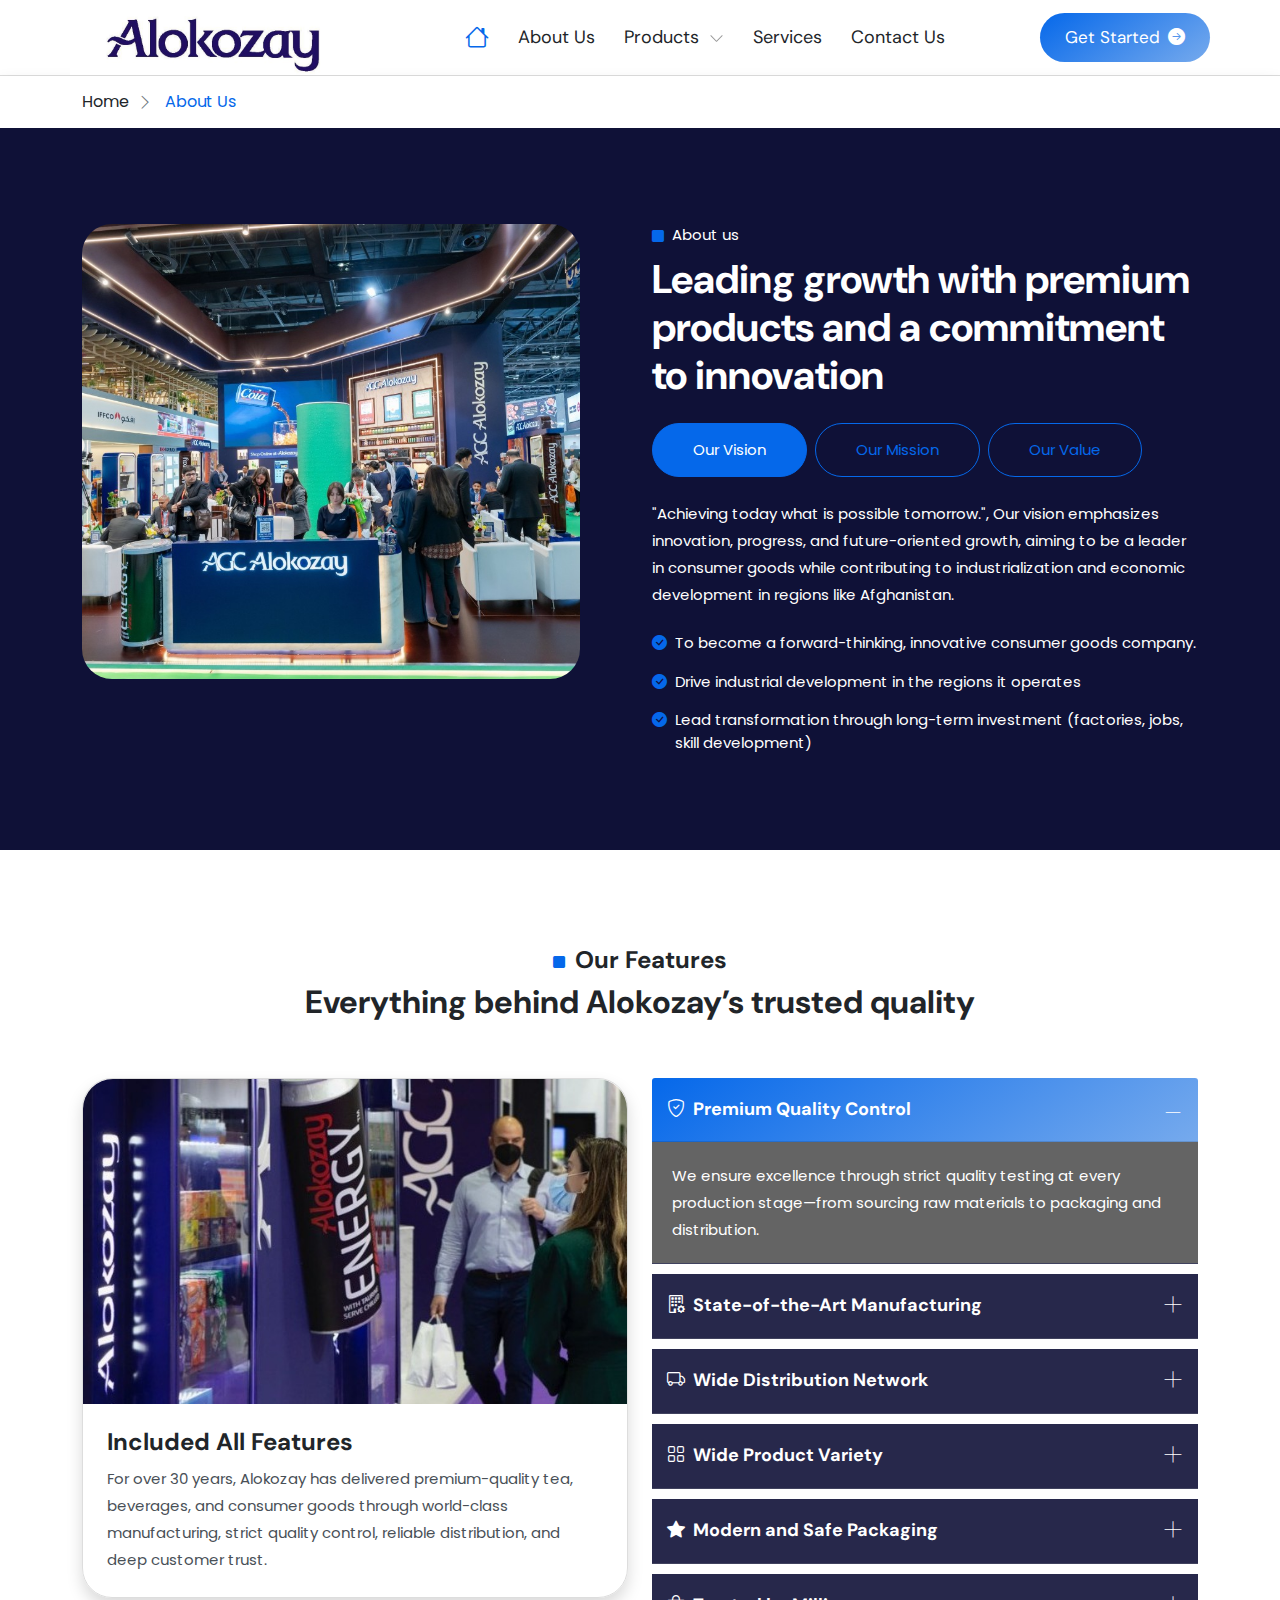
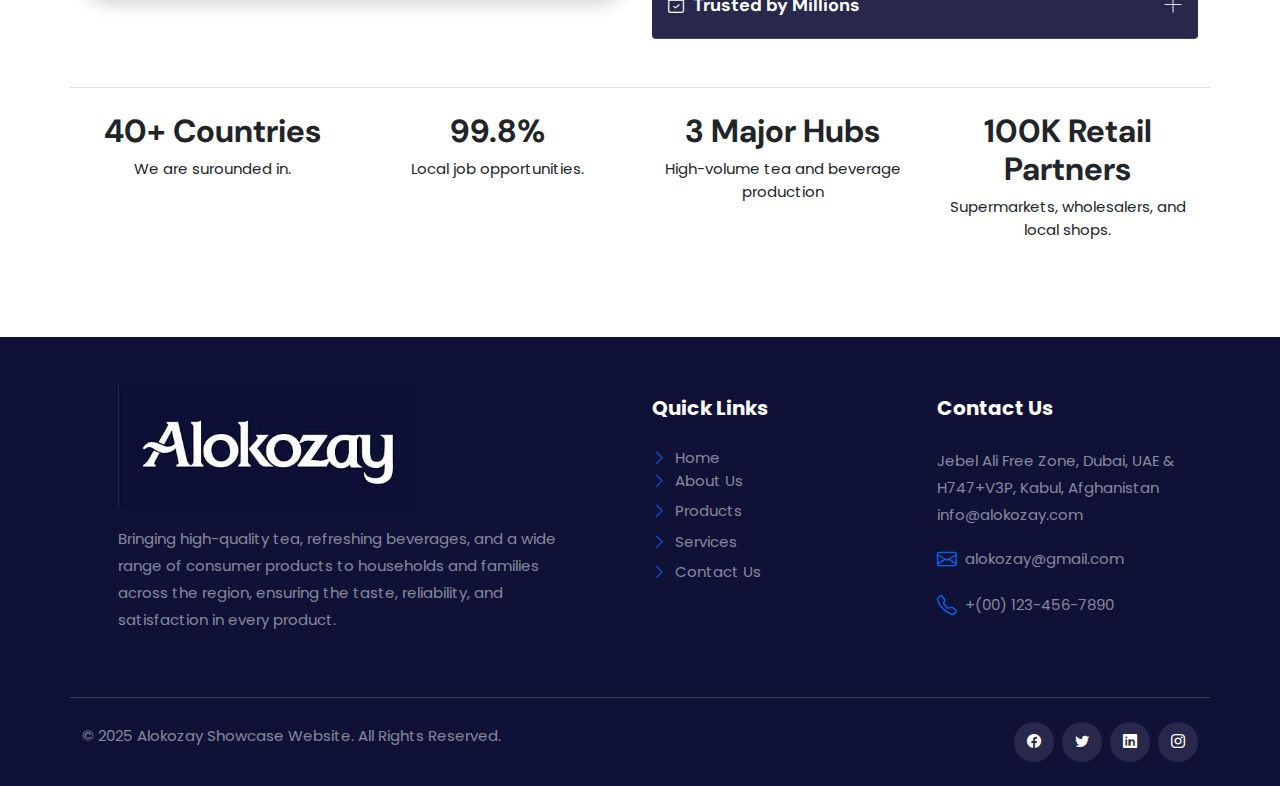
<file: about.html>
<!DOCTYPE html>
<html lang="en">
<head>
	<meta charset="utf-8">
	<meta http-equiv="X-UA-Compatible" content="IE=edge">
	<meta name="viewport" content="width=device-width, initial-scale=1">
	<title>Alokozay</title>
	<link href="image/Logo 2.png" rel="icon">
	<link href="css/bootstrap.min.css" rel="stylesheet" >
	<link href="css/global.css" rel="stylesheet">
	<link href="css/index.css" rel="stylesheet">
	<link rel="stylesheet" href="https://cdn.jsdelivr.net/npm/bootstrap-icons@1.11.3/font/bootstrap-icons.min.css">
	<link href="https://fonts.googleapis.com/css2?family=Poppins&display=swap" rel="stylesheet">
	<link href="https://fonts.googleapis.com/css2?family=DM+Sans:ital,opsz,wght@0,9..40,100..1000;1,9..40,100..1000&display=swap" rel="stylesheet">
	<link href="https://fonts.googleapis.com/css2?family=Sirin+Stencil&display=swap" rel="stylesheet">
	<link rel="stylesheet" href="https://cdnjs.cloudflare.com/ajax/libs/font-awesome/6.5.0/css/all.min.css">


</head>
<body>

<section id="header">
     <nav class="navbar navbar-expand-lg navbar-light w-100">
      <div class="container-xl p-sm-2 p-lg-0">
         <a class="d-flex logo family_1  mt-3" href="index.html">
			<img src="image/Alo.jpg" alt="" class="img">
			 <!-- <b class="fs-3"><i class="bi-cloud-check col_blue me-1 fs-1 align-middle"></i> Hosting Comp </b> -->
	     </a>
         <button class="navbar-toggler offcanvas-nav-btn  ms-auto me-3" type="button">
            <img src="image/icons-svg/list.svg" width="40" height="40" alt="Open TemplateOnweb website menu"/>
         </button>
         <div class="offcanvas offcanvas-start offcanvas-nav" style="width: 25rem">
            <div class="offcanvas-header shadow  p-sm-2 p-lg-0">
			   <a class="d-flex logo family_1" href="index.html">
	     </a>
               <img src="image/icons-svg/x.svg" width="40" height="40" class="ms-auto" data-bs-dismiss="offcanvas" aria-label="Close" alt="Close TemplateOnweb website menu"/>
			   
            </div>
            <div class="offcanvas-body p-sm-4 p-lg-0 align-items-center">
               <ul class="navbar-nav align-items-lg-center ms-auto">
			      <li class="nav-item"> 
				      <a class="nav-link dropdown-toggle active fs-4" href="index.html" title="Visit home page">
					  <i class="bi bi-house"></i>
					  </a>
				  </li>
				  
				  <li class="nav-item"> 
				      <a class="nav-link dropdown-toggle" href="about.html" title="Visit home page">
					  About Us
					  </a>
				  </li>
				  		<li class="nav-item dropdown drop_border">
					  <a class="nav-link dropdown-toggle" href="#" id="navbarDropdown" role="button" data-bs-toggle="dropdown" aria-expanded="false">
						Products<img src="image/icons-svg/chevron-down.svg" width="15" height="15" alt="Submenu open/close icon">
					  </a>
					  <ul class="dropdown-menu drop_1 shadow" aria-labelledby="navbarDropdown">
						<li><a class="dropdown-item" href="products.html"> Our Products</a></li>
						<li><a class="dropdown-item border-0" href="products_detail.html"> Products Details</a></li>
					  </ul>
				  </li>
	
				 <li class="nav-item"> 
				      <a class="nav-link dropdown-toggle" href="services.html" title="Visit home page">
					  Services
					  </a>
				 </li>
				  <li class="nav-item"> 
				      <a class="nav-link dropdown-toggle" href="contact.html" title="Visit home page">
					  Contact Us
					  </a>
				  </li>

               </ul>
			   <ul class="navbar-nav align-items-lg-center ms-auto nav_right">
			           <li><a class="dropdown-item border-0 button" href="contact.html"> Get Started <i class="bi-arrow-right-circle-fill ms-2"></i></a></li>
		              
                 </ul>
            </div>
         </div>    
         </div>
      </div>
   </nav>
</section>

<section id="center" class="center_o pt-3 pb-3 shadow">
 <div class="container-xl">
  <div class="row center_o1">
   <div class="col-md-12">
	  <h6 class="mb-0 col_blue"><a href="index.html">Home</a><span class="me-2 ms-2"><i class="bi-chevron-right align-middle text-muted"></i></span> About Us</h6>
   </div>
  </div>
 </div>
</section>

<section id="data" class="pt-5 pb-5 bg_blue_dark data_pg">
 <div class="container-xl my-5">
   <div class="row row-cols-1 row-cols-md-2 data_1">
     <div class="col">
	   <div class="data_1_left pe-5">
	     <img src="image/alokozay-2.jpg" class="img-fluid rounded_30" alt="abc">
	   </div>
	 </div>
	 <div class="col">
	   <div class="data_1_right">
	     <span class="d-block text-white"><i class="bi-square-fill col_blue me-1 font_12 align-middle"></i> About us</span>
	  <h1 class="mt-2 font_46 text-white">Leading growth with premium products and a commitment to innovation</h1>
	  
	  <ul class="nav nav-tabs mt-4 mb-0">
<li class="nav-item d-inline-block me-2">
<a href="#profile3" data-bs-toggle="tab" aria-expanded="true" class="nav-link active">
<span class="d-md-block"> Our Vision</span>
</a>
</li>

<li class="nav-item d-inline-block me-2">
<a href="#profile4" data-bs-toggle="tab" aria-expanded="true" class="nav-link">
<span class="d-md-block"> Our Mission</span>
</a>
</li>

<li class="nav-item d-inline-block">
<a href="#profile5" data-bs-toggle="tab" aria-expanded="true" class="nav-link">
<span class="d-md-block"> Our Value</span>
</a>
</li>

</ul>
      <div class="tab-content mt-4">

<div class="tab-pane active" id="profile3">
     <div class="data_1_right_inner">
	   <p class="text-white">"Achieving today what is possible tomorrow.",  Our vision emphasizes innovation, progress, and future-oriented growth, aiming to be a leader in consumer goods while contributing to industrialization and economic development in regions like Afghanistan.</p>
	    <ul class="mb-0 text-white mt-4">
		  <li class="d-flex"><i class="bi-check-circle-fill me-2 align-middle col_blue"></i> To become a forward-thinking, innovative consumer goods company.</li>
		  <li class="d-flex mt-3"><i class="bi-check-circle-fill me-2 align-middle col_blue"></i> Drive industrial development in the regions it operates</li>
		   <li class="d-flex mt-3"><i class="bi-check-circle-fill me-2 align-middle col_blue"></i> Lead transformation through long-term investment (factories, jobs, skill development)</li>
		 </ul>
	 </div>
</div>

<div class="tab-pane" id="profile4">
    <div class="data_1_right_inner">
	  <div class="data_1_right_inner">
	   <p class="text-white">“To provide excellence in a wide array of premium-quality consumer goods.” <br>
	The AGC’s mission is focused on:</p>
	    <ul class="mb-0 text-white mt-4">
		  <li class="d-flex"><i class="bi-check-circle-fill me-2 align-middle col_blue"></i> Deliver high-quality products (tea, beverages, tissues, personal care).</li>
		  <li class="d-flex mt-3"><i class="bi-check-circle-fill me-2 align-middle col_blue"></i> Expand operations globally (presence in 40+ countries).</li>
		   <li class="d-flex mt-3"><i class="bi-check-circle-fill me-2 align-middle col_blue"></i>Support local economies through job creation and skill development.</li>
		 </ul>
	 </div>
	 </div>
</div>

<div class="tab-pane" id="profile5">
     <div class="data_1_right_inner">
	  <div class="data_1_right_inner">
	   <p class="text-white">AGC’s values are to provide:</p>
	   <ul class="mb-0 text-white mt-4">
		  <li class="d-flex"><i class="bi-check-circle-fill me-2 align-middle col_blue"></i> Excellence in consumer goods.</li>
		  <li class="d-flex mt-3"><i class="bi-check-circle-fill me-2 align-middle col_blue"></i> Employ locals (70% workforce in Afghanistan), fostering skill development.</li>
		   <li class="d-flex mt-3"><i class="bi-check-circle-fill me-2 align-middle col_blue"></i> Investing in factories, bottling plants, and industrial expansion.</li>
		   <li class="d-flex mt-3"><i class="bi-check-circle-fill me-2 align-middle col_blue"></i> Headquarters in Dubai, but strong roots in Afghanistan and other regions.</li>
		   <li class="d-flex mt-3"><i class="bi-check-circle-fill me-2 align-middle col_blue"></i> Work with PepsiCo and governments to build industries.</li>

		 </ul>
	 </div>
	 </div>
</div>

</div>
	   </div>
	 </div>
   </div>
   
 </div>
</section>

<!-- <section id="team" class="pt-5 pb-5">
 <div class="container-xl my-5">
  <div class="row web_1 text-center mb-5">
    <div class="col-md-12">
	  <span class="d-block"><i class="bi-square-fill col_blue me-1 font_12 align-middle"></i> Our Team</span>
	  <h1 class="mt-2 font_48">Meet the experts <br>
behind company</h1>
      <p class="mt-3 w-50 mx-auto mb-0">Our team combines industry-leading expertise with a passion for innovation to deliver the best cloud and hosting solutions.</p>
	</div>
  </div>
 <div class="team_h1i row row-cols-1 row-cols-md-4 row-cols-sm-2">
	   <div class="col">
	     <div class="team_h1im">
	    <div class="team_h1im1 position-relative">
		 <div class="team_h1im1i">
		    <a href="#"><img src="image/17.jpg" class="img-fluid rounded_30" alt="abc"></a>
		 </div>
		 <div class="team_h1im1i1 position-absolute bottom-0 p-3 w-100">
		   <ul class="mb-0 d-flex social_icon justify-content-center">
				    <li class="me-2"><a class="d-inline-block rounded-circle shadow social_icon text-center  gradient" href="#"><i class="bi-pinterest"></i></a></li>
					<li class="me-2"><a class="d-inline-block rounded-circle shadow social_icon text-center  gradient" href="#"><i class="bi-facebook"></i></a></li>
					<li class="me-2"><a class="d-inline-block rounded-circle shadow social_icon text-center  gradient" href="#"><i class="bi-dribbble"></i></a></li>
					<li><a class="d-inline-block rounded-circle shadow social_icon text-center gradient" href="#"><i class="bi-quora"></i></a></li>
				  </ul>
		 </div>
		</div>
		<div class="team_h1im2 text-center mt-3">
		 <h4><a href="#">Sempert Porta</a></h4>
		 <h6 class="mb-0">Designer</h6>
		</div>
	   </div>
	   </div>
	   <div class="col">
	     <div class="team_h1im">
	    <div class="team_h1im1 position-relative">
		 <div class="team_h1im1i">
		    <a href="#"><img src="image/18.jpg" class="img-fluid rounded_30" alt="abc"></a>
		 </div>
		 <div class="team_h1im1i1 position-absolute bottom-0 p-3 w-100">
		   <ul class="mb-0 d-flex social_icon justify-content-center">
				    <li class="me-2"><a class="d-inline-block rounded-circle shadow social_icon text-center  gradient" href="#"><i class="bi-pinterest"></i></a></li>
					<li class="me-2"><a class="d-inline-block rounded-circle shadow social_icon text-center  gradient" href="#"><i class="bi-facebook"></i></a></li>
					<li class="me-2"><a class="d-inline-block rounded-circle shadow social_icon text-center  gradient" href="#"><i class="bi-dribbble"></i></a></li>
					<li><a class="d-inline-block rounded-circle shadow social_icon text-center gradient" href="#"><i class="bi-quora"></i></a></li>
				  </ul>
		 </div>
		</div>
		<div class="team_h1im2 text-center mt-3">
		 <h4><a href="#">Lorem Amet</a></h4>
		 <h6 class="mb-0">Architect</h6>
		</div>
	   </div>
	   </div>
	   <div class="col">
	     <div class="team_h1im">
	    <div class="team_h1im1 position-relative">
		 <div class="team_h1im1i">
		    <a href="#"><img src="image/19.jpg" class="img-fluid rounded_30" alt="abc"></a>
		 </div>
		 <div class="team_h1im1i1 position-absolute bottom-0 p-3 w-100">
		   <ul class="mb-0 d-flex social_icon justify-content-center">
				    <li class="me-2"><a class="d-inline-block rounded-circle shadow social_icon text-center  gradient" href="#"><i class="bi-pinterest"></i></a></li>
					<li class="me-2"><a class="d-inline-block rounded-circle shadow social_icon text-center  gradient" href="#"><i class="bi-facebook"></i></a></li>
					<li class="me-2"><a class="d-inline-block rounded-circle shadow social_icon text-center  gradient" href="#"><i class="bi-dribbble"></i></a></li>
					<li><a class="d-inline-block rounded-circle shadow social_icon text-center gradient" href="#"><i class="bi-quora"></i></a></li>
				  </ul>
		 </div>
		</div>
		<div class="team_h1im2 text-center mt-3">
		 <h4><a href="#">Eget Nulla</a></h4>
		 <h6 class="mb-0">Engineer</h6>
		</div>
	   </div>
	   </div>
	   <div class="col">
	     <div class="team_h1im">
	    <div class="team_h1im1 position-relative">
		 <div class="team_h1im1i">
		    <a href="#"><img src="image/20.jpg" class="img-fluid rounded_30" alt="abc"></a>
		 </div>
		 <div class="team_h1im1i1 position-absolute bottom-0 p-3 w-100">
		   <ul class="mb-0 d-flex social_icon justify-content-center">
				    <li class="me-2"><a class="d-inline-block rounded-circle shadow social_icon text-center  gradient" href="#"><i class="bi-pinterest"></i></a></li>
					<li class="me-2"><a class="d-inline-block rounded-circle shadow social_icon text-center  gradient" href="#"><i class="bi-facebook"></i></a></li>
					<li class="me-2"><a class="d-inline-block rounded-circle shadow social_icon text-center  gradient" href="#"><i class="bi-dribbble"></i></a></li>
					<li><a class="d-inline-block rounded-circle shadow social_icon text-center gradient" href="#"><i class="bi-quora"></i></a></li>
				  </ul>
		 </div>
		</div>
		<div class="team_h1im2 text-center mt-3">
		 <h4><a href="#">Ipsum Quis</a></h4>
		 <h6 class="mb-0">Developer</h6>
		</div>
	   </div>
	   </div>
 </div>
 </div>
</section> -->

<!-- <section id="price" class="pt-3 pb-5" style="background: linear-gradient(155deg, #dcb21a 0%, #f4c842 25%, #d9a441 50%, #b6862c 75%, #f4d06f 100%);">
 <div class="container-xl my-5">
  <div class="row web_1 text-center mb-5">
    <div class="col-md-12">
	  <span class="d-block"><i class="bi-square-fill col_blue me-1 font_12 align-middle"></i> Our Pricing</span>
	  <h1 class="mt-2 font_48">We’ve got a pricing plan <br>
that’sperfect for you</h1>
      <p class="mt-3 w-50 mx-auto text-black-60 mb-0">Whether you’re just starting out or managing a growing business, our flexible pricing plans are tailored to meet your unique needs.</p>
	</div>
  </div>
  <div class="row price_1">
    <div class="col-md-12">
	  <ul class="nav nav-tabs border_dark p-2  rounded-pill mx-auto mb-5 justify-content-center">
<li class="nav-item d-inline-block me-2">
<a href="#profile1" data-bs-toggle="tab" aria-expanded="true" class="nav-link active">
<span class="d-md-block"> Monthly</span>
</a>
</li>

<li class="nav-item d-inline-block">
<a href="#profile2" data-bs-toggle="tab" aria-expanded="true" class="nav-link">
<span class="d-md-block"> Yearly</span>
</a>
</li>

</ul>
<div class="tab-content">

<div class="tab-pane active" id="profile1">
    <div class="price_1_inner row row-cols-1 row-cols-md-3">
	   <div class="col">
	    <div class="price_1_inner_left rounded_30 bg-white py-5 px-4 text-center">
		  <span class="d-inline-block bg-white rounded-circle bg_blue_dark text-white font_60 price_icon"><i class="bi-wordpress"></i></span>
		  <h4 class="mt-3">WordPress Hosting</h4>
		  <p class="mt-3">Optimized hosting tailored specifically for WordPress websites.</p>
		  <span class="d-block">Starting at : <b class="col_blue">$2.70 / mo</b></span>
		  <h1 class="mt-3">$ 2<span class="fs-5">.70</span></h1>
		  <h6 class="mt-4 mb-0"><a class="button" href="#">Explore Plan <i class="bi-arrow-right-circle-fill ms-2"></i></a></h6>
		</div>
	   </div>
	   <div class="col">
	    <div class="price_1_inner_left rounded_30 bg-white py-5 px-4 text-center">
		  <span class="d-inline-block bg-white rounded-circle bg_blue_dark text-white font_60 price_icon"><i class="bi-folder-symlink-fill"></i></span>
		  <h4 class="mt-3">VPS hosting</h4>
		  <p class="mt-3">Optimized hosting tailored specifically for WordPress websites.</p>
		  <span class="d-block">Starting at : <b class="col_blue">$1.60 / mo</b></span>
		  <h1 class="mt-3">$ 1<span class="fs-5">.60</span></h1>
		  <h6 class="mt-4 mb-0"><a class="button" href="#">Explore Plan <i class="bi-arrow-right-circle-fill ms-2"></i></a></h6>
		</div>
	   </div>
	   <div class="col">
	    <div class="price_1_inner_left rounded_30 bg-white py-5 px-4 text-center">
		  <span class="d-inline-block bg-white rounded-circle bg_blue_dark text-white font_60 price_icon"><i class="bi-currency-exchange"></i></span>
		  <h4 class="mt-3">Dedicated Hosting</h4>
		  <p class="mt-3">Optimized hosting tailored specifically for WordPress websites.</p>
		  <span class="d-block">Starting at : <b class="col_blue">$3.60 / mo</b></span>
		  <h1 class="mt-3">$ 3<span class="fs-5">.60</span></h1>
		  <h6 class="mt-4 mb-0"><a class="button" href="#">Explore Plan <i class="bi-arrow-right-circle-fill ms-2"></i></a></h6>
		</div>
	   </div>
	</div>
</div>

<div class="tab-pane" id="profile2">
    <div class="price_1_inner row row-cols-1 row-cols-md-3">
	   <div class="col">
	    <div class="price_1_inner_left rounded_30 bg-white py-5 px-4 text-center">
		  <span class="d-inline-block bg-white rounded-circle bg_blue_dark text-white font_60 price_icon"><i class="bi-share"></i></span>
		  <h4 class="mt-3">Shared Hosting</h4>
		  <p class="mt-3">Optimized hosting tailored specifically for WordPress websites.</p>
		  <span class="d-block">Starting at : <b class="col_blue">$7.20 / mo</b></span>
		  <h1 class="mt-3">$ 7<span class="fs-5">.20</span></h1>
		  <h6 class="mt-4 mb-0"><a class="button" href="#">Explore Plan <i class="bi-arrow-right-circle-fill ms-2"></i></a></h6>
		</div>
	   </div>
	   <div class="col">
	    <div class="price_1_inner_left rounded_30 bg-white py-5 px-4 text-center">
		  <span class="d-inline-block bg-white rounded-circle bg_blue_dark text-white font_60 price_icon"><i class="bi-cloud-arrow-down-fill"></i></span>
		  <h4 class="mt-3">Cloud Hosting</h4>
		  <p class="mt-3">Optimized hosting tailored specifically for WordPress websites.</p>
		  <span class="d-block">Starting at : <b class="col_blue">$9.50 / mo</b></span>
		  <h1 class="mt-3">$ 9<span class="fs-5">.50</span></h1>
		  <h6 class="mt-4 mb-0"><a class="button" href="#">Explore Plan <i class="bi-arrow-right-circle-fill ms-2"></i></a></h6>
		</div>
	   </div>
	   <div class="col">
	    <div class="price_1_inner_left rounded_30 bg-white py-5 px-4 text-center">
		  <span class="d-inline-block bg-white rounded-circle bg_blue_dark text-white font_60 price_icon"><i class="bi-bag-dash"></i></span>
		  <h4 class="mt-3">E-Commerce Hosting</h4>
		  <p class="mt-3">Optimized hosting tailored specifically for WordPress websites.</p>
		  <span class="d-block">Starting at : <b class="col_blue">$8.90 / mo</b></span>
		  <h1 class="mt-3">$ 8<span class="fs-5">.90</span></h1>
		  <h6 class="mt-4 mb-0"><a class="button" href="#">Explore Plan <i class="bi-arrow-right-circle-fill ms-2"></i></a></h6>
		</div>
	   </div>
	</div>
</div>

</div>
	</div>
  </div>
  <div class="row price_2 text-center mt-5">
    <div class="col-md-12">
	   <ul class="mb-0 text-white justify-content-between d-flex w-75 mx-auto flex-wrap">
	     <li class="d-inline-block"><i class="bi-calendar-check me-1 col_blue"></i> Get 30 day free trial</li>
		  <li class="d-inline-block"><i class="bi-coin me-1 col_blue"></i> No any hidden fees pay</li>
		  <li class="d-inline-block"><i class="bi-clock me-1 col_blue"></i> You can cancel anytime</li>
	   </ul>
	</div>
  </div>
 </div>
</section> -->

<section id="feature" class="pt-5 pb-5">
 <div class="container-xl my-5">
  <div class="row web_1 text-center mb-5">
    <div class="col-md-12">
	  <h4 class="d-block"><i class="bi-square-fill col_blue me-1 font_12 align-middle"></i> Our Features</h4>
	  <h2 class="mt-2 font_20">Everything behind Alokozay’s trusted quality</h2>
	</div>
  </div>
 <div class="row row-cols-1 row-cols-md-2 feature_1">
   <div class="col">
     <div class="feature_1_left shadow border_light rounded_30">
	   <img src="image/img 3.jpg" class="img-fluid" alt="abc">
	   <div class="feature_1_left_inner p-4">
	     <h4>Included All Features </h4>
		 <p class="mb-0">For over 30 years, Alokozay has delivered premium-quality tea, beverages, and consumer goods through world-class manufacturing, strict quality control, reliable distribution, and deep customer trust.</p>
	   </div>
	 </div>
   </div>

<div class="col">
 <div class="faq_1_right">
 <div class="accordion" id="accordionExample">
  <div class="accordion-item">
   <h2 class="accordion-header" id="headingOne">
     <button class="accordion-button" type="button" data-bs-toggle="collapse" data-bs-target="#collapseOne" aria-expanded="true" aria-controls="collapseOne">
       <i class="bi bi-shield-check me-2 align-middle"></i> Premium Quality Control
     </button>
   </h2>
   <div id="collapseOne" class="accordion-collapse collapse show" aria-labelledby="headingOne" data-bs-parent="#accordionExample" style="background-color: rgba(0, 0, 0, 0.607);">
     <div class="accordion-body">
     <p class="mb-0">We ensure excellence through strict quality testing at every production stage—from sourcing raw materials to packaging and distribution.</p>
     </div>
   </div>
  </div>
   
  <div class="accordion-item">
   <h2 class="accordion-header" id="headingTwo">
     <button class="accordion-button collapsed" type="button" data-bs-toggle="collapse" data-bs-target="#collapseTwo" aria-expanded="false" aria-controls="collapseTwo"  >
       <i class="bi bi-building-gear me-2 align-middle"></i> State-of-the-Art Manufacturing
     </button>
   </h2>
   <div id="collapseTwo" class="accordion-collapse collapse" aria-labelledby="headingTwo" data-bs-parent="#accordionExample" style="background-color: rgba(0, 0, 0, 0.607);">
     <div class="accordion-body">
       <p class="mb-0">Alokozay operates modern manufacturing plants across the region, including a PepsiCo-backed bottling facility in Kabul with cutting-edge production technology.</p>
     </div>
   </div>
 </div>
  
  <div class="accordion-item">
   <h2 class="accordion-header" id="headingThree">
     <button class="accordion-button collapsed" type="button" data-bs-toggle="collapse" data-bs-target="#collapseThree" aria-expanded="false" aria-controls="collapseThree">
       <i class="bi bi-truck me-2 align-middle"></i> Wide Distribution Network
     </button>
   </h2>
   <div id="collapseThree" class="accordion-collapse collapse" aria-labelledby="headingThree" data-bs-parent="#accordionExample"   style="background-color: rgba(0, 0, 0, 0.607);">
     <div class="accordion-body">
        <p class="mb-0">With a presence in over 40 countries, our extensive logistics and distribution network ensures that Alokozay products reach retail stores, supermarkets, and export markets reliably.</p>
     </div>
   </div>
 </div>

   <div class="accordion-item">
   <h2 class="accordion-header" id="headingFour">
     <button class="accordion-button collapsed" type="button" data-bs-toggle="collapse" data-bs-target="#collapseFour" aria-expanded="false" aria-controls="collapseFour">
       <i class="bi bi-grid me-2 align-middle"></i> Wide Product Variety
     </button>
   </h2>
   <div id="collapseFour" class="accordion-collapse collapse" aria-labelledby="headingFour" data-bs-parent="#accordionExample"   style="background-color: rgba(0, 0, 0, 0.607);">
     <div class="accordion-body">
        <p class="mb-0">From tea and beverages to tissues and personal care items, we offer a diverse selection crafted to meet every household’s needs.</p>
     </div>
   </div>
 </div>

 <div class="accordion-item">
   <h2 class="accordion-header" id="headingFive">
     <button class="accordion-button collapsed" type="button" data-bs-toggle="collapse" data-bs-target="#collapseFive" aria-expanded="false" aria-controls="collapseFive">
       <i class="bi bi-star-fill me-2 align-middle"></i> Modern and Safe Packaging
     </button>
   </h2>
   <div id="collapseFive" class="accordion-collapse collapse" aria-labelledby="headingFive" data-bs-parent="#accordionExample"   style="background-color: rgba(0, 0, 0, 0.607);">
     <div class="accordion-body">
        <p class="mb-0">Every product is packed using hygienic, international-grade packaging materials to protect freshness, safety, and authenticity.</p>
     </div>
   </div>
 </div>
 
 <div class="accordion-item mb-0">
   <h2 class="accordion-header" id="headingSix">
     <button class="accordion-button collapsed" type="button" data-bs-toggle="collapse" data-bs-target="#collapseSix" aria-expanded="false" aria-controls="collapseSix">
       <i class="bi bi-bag-check me-2 align-middle"></i> Trusted by Millions
     </button>
   </h2>
   <div id="collapseSix" class="accordion-collapse collapse" aria-labelledby="headingSix" data-bs-parent="#accordionExample"   style="background-color: rgba(0, 0, 0, 0.607);">
     <div class="accordion-body">
        <p class="mb-0">Consumers choose Alokozay for its long-standing reputation, premium quality, cultural connection, and commitment to supporting local jobs and communities. </p>
     </div>
   </div>
 </div>
	   </div>
	 </div>
   </div>
   
 </div>
    <div class="row row-cols-2 row-cols-md-4 data_2 mt-5 pt-4 border-top">
    <div class="col">
	 <div class="data_2_left text-center">
	  <h2>40+ Countries</h2>
	  <span class="d-block">We are surounded in.</span>
	 </div>
	</div>
	<div class="col">
	 <div class="data_2_left text-center">
	  <h2>
99.8%</h2>
	  <span class="d-block">Local job opportunities.</span>
	 </div>
	</div>
	<div class="col">
	 <div class="data_2_left text-center">
	  <h2>3 Major Hubs</h2>
	  <span class="d-block">High-volume tea and beverage production</span>
	 </div>
	</div>
	<div class="col">
	 <div class="data_2_left text-center">
	  <h2>100K Retail Partners</h2>
	  <span class="d-block">Supermarkets, wholesalers, and local shops.</span>
	 </div>
	</div>
   </div>
 </div>
</section>

<section id="footer" class="pt-5 pb-4 bg_blue_dark">
  <div class="container-xl">
    
    <div class="row footer_1">
      
      <!-- Logo + Intro -->
      <div class="col-lg-6 col-md-4  mb-4 px-5">
        <div class="footer_1_left">
          <img src="image/alokozay-1.jpg" alt="" class="img">

          <p class="text-white-50 mt-3">
            Bringing high-quality tea, refreshing beverages, and a wide range of consumer products to households and families across the region, ensuring the taste, reliability, and satisfaction in every product.
          </p>
        </div>
      </div>

      <!-- Quick Links -->
      <div class="col-lg-3 col-md-4">
        <div class="footer_1_left">
          <b class="text-white mt-2 fs-5 d-block mb-4">Quick Links</b>
          <div class="row footer_1ism">

			<span class="col-md-12 col-6 d-inline-block">
              <a class="text-white-50 link" href="index.html">
                <i class="bi-chevron-right col_blue me-1"></i> Home
              </a>
            </span>
			
            <span class="col-md-12 col-6 d-inline-block">
              <a class="text-white-50 link" href="about.html">
                <i class="bi-chevron-right col_blue me-1"></i> About Us
              </a>
            </span>

            <span class="mt-2 col-md-12 col-6 d-inline-block">
              <a class="text-white-50 link" href="products.html">
                <i class="bi-chevron-right col_blue me-1"></i> Products
              </a>
            </span>

            <span class="mt-2 col-md-12 col-6 d-inline-block">
              <a class="text-white-50 link" href="services.html">
                <i class="bi-chevron-right col_blue me-1"></i> Services
              </a>
            </span>

            <span class="mt-2 col-md-12 col-6 d-inline-block">
              <a class="text-white-50 link" href="contact.html">
                <i class="bi-chevron-right col_blue me-1"></i> Contact Us
              </a>
            </span>

          </div>
        </div>
      </div>

      <!-- Contact Info -->
      <div class="col-lg-3 col-md-4">
        <div class="footer_1_left">
          <b class="text-white mt-2 fs-5 d-block mb-4">Contact Us</b>

          <p class="text-white-50">
            Jebel Ali Free Zone, Dubai, UAE & H747+V3P, Kabul, Afghanistan<br>
            info@alokozay.com
          </p>

          <span class="d-flex mt-3">
            <i class="bi-envelope col_blue me-2 fs-5"></i>
            <a class="text-white-50 link mt-1" href="#">alokozay@gmail.com</a>
          </span>

          <span class="d-flex mt-3">
            <i class="bi-telephone col_blue me-2 fs-5"></i>
            <a class="text-white-50 link mt-1" href="#">+(00) 123-456-7890</a>
          </span>
        </div>
      </div>

    </div>

    <!-- Bottom Footer -->
    <div class="footer_bottom1 row mt-4 pt-4">

      <div class="col-md-6">
        <div class="footer_bottom1_right">
          <p class="mb-0 text-white-50">
            © 2025 Alokozay Showcase Website. All Rights Reserved.
          </p>
        </div>
      </div>

      <div class="col-md-6">
        <div class="footer_bottom1_left text-end">
          <ul class="mb-0 social_icon font_14">

            <li class="d-inline-block"><a href="#"><i class="bi bi-facebook"></i></a></li>
            <li class="d-inline-block ms-1"><a href="#"><i class="bi bi-twitter"></i></a></li>
            <li class="d-inline-block ms-1"><a href="#"><i class="bi bi-linkedin"></i></a></li>
            <li class="d-inline-block ms-1"><a href="#"><i class="bi bi-instagram"></i></a></li>

          </ul>
        </div>
      </div>

    </div>

  </div>
</section>


<script src="js/bootstrap.bundle.min.js"></script>
<script src="js/theme.min.js"></script>

</body>
</html>
</file>
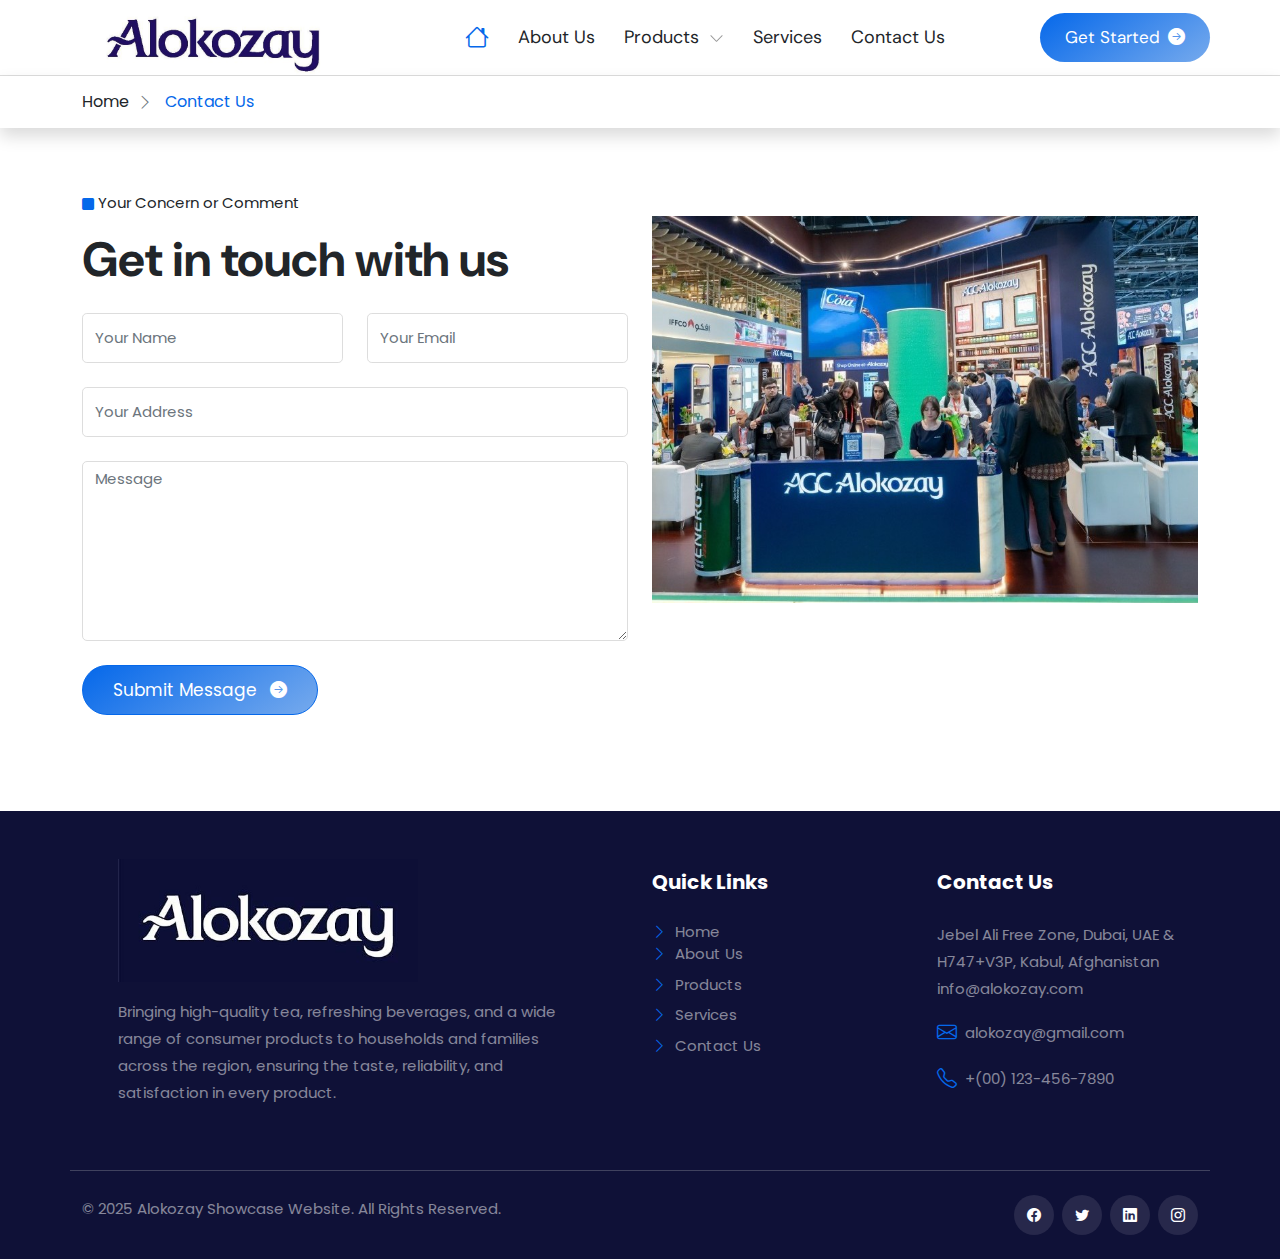
<file: contact.html>
<!DOCTYPE html>
<html lang="en">
<head>
	<meta charset="utf-8">
	<meta http-equiv="X-UA-Compatible" content="IE=edge">
	<meta name="viewport" content="width=device-width, initial-scale=1">
	<title>Alokozay</title>
	<link href="image/Logo 2.png" rel="icon">
	<link href="css/bootstrap.min.css" rel="stylesheet" >
	<link href="css/global.css" rel="stylesheet">
	<link href="css/index.css" rel="stylesheet">
	<link rel="stylesheet" href="https://cdn.jsdelivr.net/npm/bootstrap-icons@1.11.3/font/bootstrap-icons.min.css">
	<link href="https://fonts.googleapis.com/css2?family=Poppins&display=swap" rel="stylesheet">
	<link href="https://fonts.googleapis.com/css2?family=DM+Sans:ital,opsz,wght@0,9..40,100..1000;1,9..40,100..1000&display=swap" rel="stylesheet">
	<link href="https://fonts.googleapis.com/css2?family=Sirin+Stencil&display=swap" rel="stylesheet">
	<link rel="stylesheet" href="https://cdnjs.cloudflare.com/ajax/libs/font-awesome/6.5.0/css/all.min.css">


</head>
<body>

<section id="header">
     <nav class="navbar navbar-expand-lg navbar-light w-100">
      <div class="container-xl p-sm-2 p-lg-0">
          <a class="d-flex logo family_1  mt-3" href="index.html">
			<img src="image/Alo.jpg" alt="" class="img">
			 <!-- <b class="fs-3"><i class="bi-cloud-check col_blue me-1 fs-1 align-middle"></i> Hosting Comp </b> -->
	     </a>
         <button class="navbar-toggler offcanvas-nav-btn  ms-auto me-3" type="button">
            <img src="image/icons-svg/list.svg" width="40" height="40" alt="Open TemplateOnweb website menu"/>
         </button>
         <div class="offcanvas offcanvas-start offcanvas-nav" style="width: 25rem">
            <div class="offcanvas-header shadow  p-sm-2 p-lg-0">
			   <a class="d-flex logo family_1" href="index.html">
	     </a>
               <img src="image/icons-svg/x.svg" width="40" height="40" class="ms-auto" data-bs-dismiss="offcanvas" aria-label="Close" alt="Close TemplateOnweb website menu"/>
			   
            </div>
            <div class="offcanvas-body p-sm-4 p-lg-0 align-items-center">
               <ul class="navbar-nav align-items-lg-center ms-auto">
			      <li class="nav-item"> 
				      <a class="nav-link dropdown-toggle active fs-4" href="index.html" title="Visit home page">
					  <i class="bi bi-house"></i>
					  </a>
				  </li>
				  
				  <li class="nav-item"> 
				      <a class="nav-link dropdown-toggle" href="about.html" title="Visit home page">
					  About Us
					  </a>
				  </li>
				  		<li class="nav-item dropdown drop_border">
					  <a class="nav-link dropdown-toggle" href="#" id="navbarDropdown" role="button" data-bs-toggle="dropdown" aria-expanded="false">
						Products<img src="image/icons-svg/chevron-down.svg" width="15" height="15" alt="Submenu open/close icon">
					  </a>
					  <ul class="dropdown-menu drop_1 shadow" aria-labelledby="navbarDropdown">
						<li><a class="dropdown-item" href="products.html"> Our Products</a></li>
						<li><a class="dropdown-item border-0" href="products_detail.html"> Products Details</a></li>
					  </ul>
				  </li>
	
				 <li class="nav-item"> 
				      <a class="nav-link dropdown-toggle" href="services.html" title="Visit home page">
					  Services
					  </a>
				 </li>
				  <li class="nav-item"> 
				      <a class="nav-link dropdown-toggle" href="contact.html" title="Visit home page">
					  Contact Us
					  </a>
				  </li>

               </ul>
			   <ul class="navbar-nav align-items-lg-center ms-auto nav_right">
			           <li><a class="dropdown-item border-0 button" href="contact.html"> Get Started <i class="bi-arrow-right-circle-fill ms-2"></i></a></li>
		              
                 </ul>
            </div>
         </div>    
         </div>
      </div>
   </nav>
</section>

<section id="center" class="center_o pt-3 pb-3 shadow">
 <div class="container-xl">
  <div class="row center_o1">
   <div class="col-md-12">
	  <h6 class="mb-0 col_blue"><a href="index.html">Home</a><span class="me-2 ms-2"><i class="bi-chevron-right align-middle text-muted"></i></span> Contact Us</h6>
   </div>
  </div>
 </div>
</section>

<section id="contact_pg" class="pt-3 pb-5">
 <div class="container-xl my-5">
   <div class="row row-cols-1 row-cols-md-2 contact_pg2 mt-3">
    <div class="col">
	 <div class="contact_pg2_left">
	    <span class="d-block"><i class="bi-square-fill col_blue me-1 font_12 align-middle"></i>Your Concern or Comment</span>
	  <h1 class="mt-3 font_48 mb-4">Get in touch with us</h1>
	  <div class="blog_dt_inner row row-cols-md-2 row-cols-1 mt-3">
		    <div class="col">
			  <div class="blog_dt_inner_left">
				<input placeholder="Your Name" class="form-control rounded-3" type="text">
			  </div>
			</div>
			<div class="col">
			  <div class="blog_dt_inner_left">
				<input placeholder="Your Email" class="form-control rounded-3" type="text">
			  </div>
			</div>
		  </div>
		  <div class="blog_dt_inner row row-cols-md-1 row-cols-1 mt-4">
		    <div class="col">
			  <div class="blog_dt_inner_left">
				<input placeholder="Your Address" class="form-control rounded-3" type="text">
				<textarea  placeholder="Message" class="form-control form_text mt-4"></textarea>
				<h6 class="mt-4 mb-0"><a class="button" href="#">Submit Message <i class="bi-arrow-right-circle-fill ms-2"></i></a></h6>
			  </div>
			</div>
		  </div>
	 </div>
	</div>
	<div class="col  pt-4">
	 <div class="contact_pg2_right">
	    <img src="image/alokozay-22.jpg" alt="abc" class="img-fluid rounded_20">
	 </div>
	</div>
   </div>
 </div>
</section>

<section id="footer" class="pt-5 pb-4 bg_blue_dark">
  <div class="container-xl">
    
    <div class="row footer_1">
      
      <!-- Logo + Intro -->
      <div class="col-lg-6 col-md-4  mb-4 px-5">
        <div class="footer_1_left">
          <img src="image/alokozay-1.jpg" alt="" class="img">

          <p class="text-white-50 mt-3">
            Bringing high-quality tea, refreshing beverages, and a wide range of consumer products to households and families across the region, ensuring the taste, reliability, and satisfaction in every product.
          </p>
        </div>
      </div>

      <!-- Quick Links -->
      <div class="col-lg-3 col-md-4">
        <div class="footer_1_left">
          <b class="text-white mt-2 fs-5 d-block mb-4">Quick Links</b>
          <div class="row footer_1ism">

			<span class="col-md-12 col-6 d-inline-block">
              <a class="text-white-50 link" href="index.html">
                <i class="bi-chevron-right col_blue me-1"></i> Home
              </a>
            </span>

            <span class="col-md-12 col-6 d-inline-block">
              <a class="text-white-50 link" href="about.html">
                <i class="bi-chevron-right col_blue me-1"></i> About Us
              </a>
            </span>

            <span class="mt-2 col-md-12 col-6 d-inline-block">
              <a class="text-white-50 link" href="products.html">
                <i class="bi-chevron-right col_blue me-1"></i> Products
              </a>
            </span>

            <span class="mt-2 col-md-12 col-6 d-inline-block">
              <a class="text-white-50 link" href="services.html">
                <i class="bi-chevron-right col_blue me-1"></i> Services
              </a>
            </span>

            <span class="mt-2 col-md-12 col-6 d-inline-block">
              <a class="text-white-50 link" href="contact.html">
                <i class="bi-chevron-right col_blue me-1"></i> Contact Us
              </a>
            </span>

          </div>
        </div>
      </div>

      <!-- Contact Info -->
      <div class="col-lg-3 col-md-4">
        <div class="footer_1_left">
          <b class="text-white mt-2 fs-5 d-block mb-4">Contact Us</b>

          <p class="text-white-50">
            Jebel Ali Free Zone, Dubai, UAE & H747+V3P, Kabul, Afghanistan<br>
            info@alokozay.com
          </p>

          <span class="d-flex mt-3">
            <i class="bi-envelope col_blue me-2 fs-5"></i>
            <a class="text-white-50 link mt-1" href="#">alokozay@gmail.com</a>
          </span>

          <span class="d-flex mt-3">
            <i class="bi-telephone col_blue me-2 fs-5"></i>
            <a class="text-white-50 link mt-1" href="#">+(00) 123-456-7890</a>
          </span>
        </div>
      </div>

    </div>

    <!-- Bottom Footer -->
    <div class="footer_bottom1 row mt-4 pt-4">

      <div class="col-md-6">
        <div class="footer_bottom1_right">
          <p class="mb-0 text-white-50">
            © 2025 Alokozay Showcase Website. All Rights Reserved.
          </p>
        </div>
      </div>

      <div class="col-md-6">
        <div class="footer_bottom1_left text-end">
          <ul class="mb-0 social_icon font_14">

            <li class="d-inline-block"><a href="#"><i class="bi bi-facebook"></i></a></li>
            <li class="d-inline-block ms-1"><a href="#"><i class="bi bi-twitter"></i></a></li>
            <li class="d-inline-block ms-1"><a href="#"><i class="bi bi-linkedin"></i></a></li>
            <li class="d-inline-block ms-1"><a href="https://www.instagram.com/alokozaygroup/"><i class="bi bi-instagram"></i></a></li>

          </ul>
        </div>
      </div>

    </div>

  </div>
</section>


<script src="js/bootstrap.bundle.min.js"></script>
<script src="js/theme.min.js"></script>

</body>
</html>
</file>
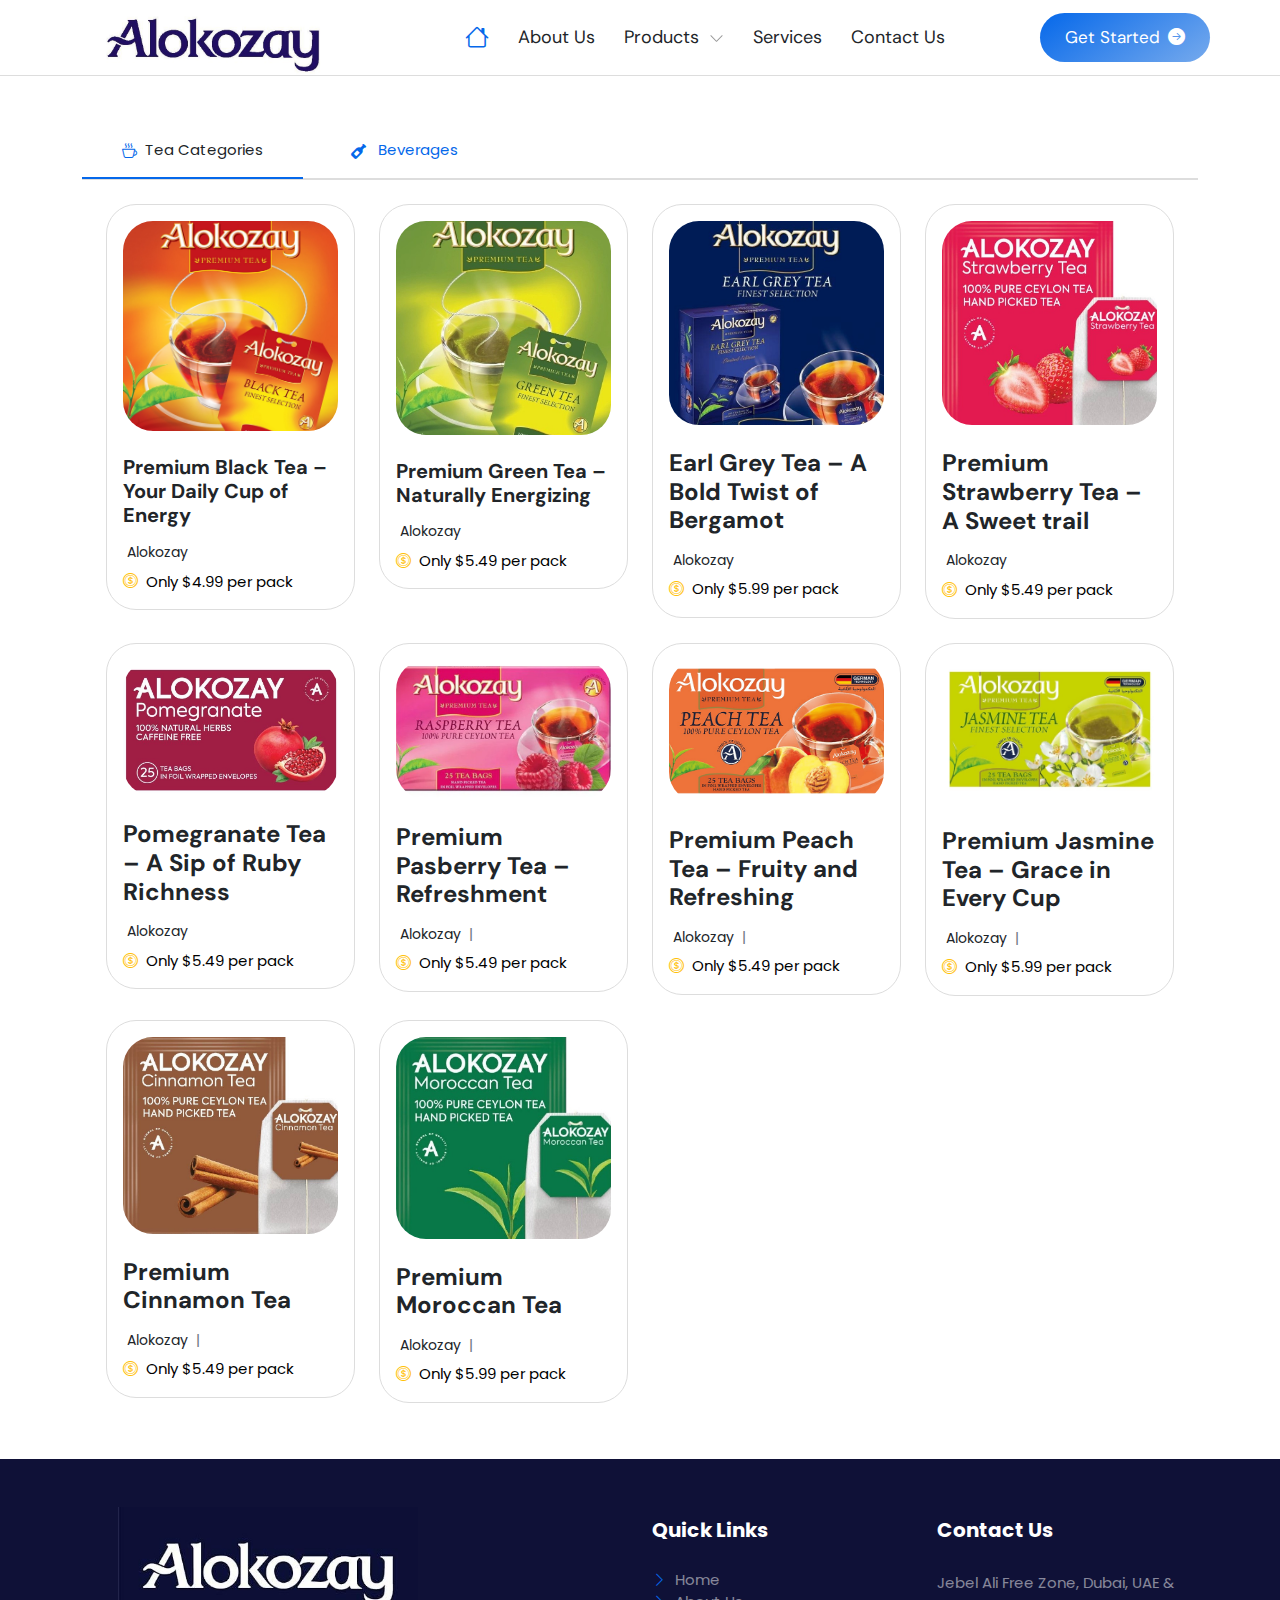
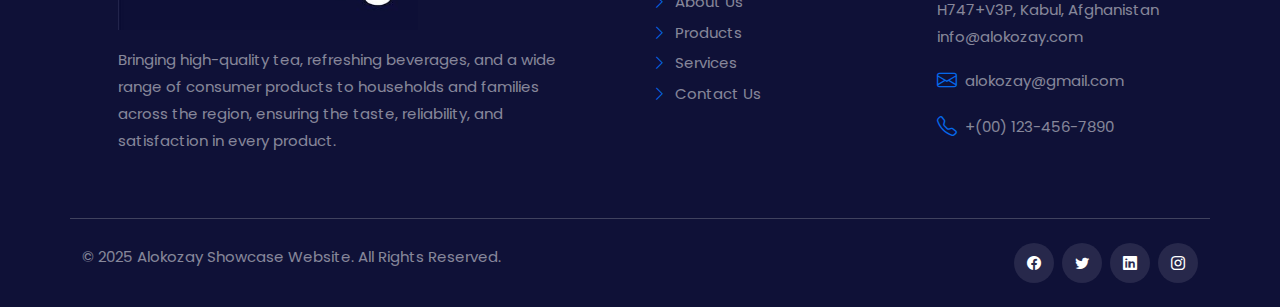
<file: products.html>
<!DOCTYPE html>
<html lang="en">
<head>
	<meta charset="utf-8">
	<meta http-equiv="X-UA-Compatible" content="IE=edge">
	<meta name="viewport" content="width=device-width, initial-scale=1">
	<title>Alokozay</title>
	<link href="image/Logo 2.png" rel="icon">
	<link href="css/bootstrap.min.css" rel="stylesheet" >
	<link href="css/global.css" rel="stylesheet">
	<link href="css/index.css" rel="stylesheet">
	<link rel="stylesheet" href="https://cdn.jsdelivr.net/npm/bootstrap-icons@1.11.3/font/bootstrap-icons.min.css">
	<link href="https://fonts.googleapis.com/css2?family=Poppins&display=swap" rel="stylesheet">
	<link href="https://fonts.googleapis.com/css2?family=DM+Sans:ital,opsz,wght@0,9..40,100..1000;1,9..40,100..1000&display=swap" rel="stylesheet">
	<link href="https://fonts.googleapis.com/css2?family=Sirin+Stencil&display=swap" rel="stylesheet">
	<link rel="stylesheet" href="https://cdnjs.cloudflare.com/ajax/libs/font-awesome/6.5.0/css/all.min.css">
</head>
<body>

<section id="header">
     <nav class="navbar navbar-expand-lg navbar-light w-100">
      <div class="container-xl p-sm-2 p-lg-0">
         <a class="d-flex logo family_1  mt-3" href="index.html">
			<img src="image/Alo.jpg" alt="" class="img">
	     </a>
         <button class="navbar-toggler offcanvas-nav-btn  ms-auto me-3" type="button">
            <img src="image/icons-svg/list.svg" width="40" height="40" alt="Open TemplateOnweb website menu"/>
         </button>
         <div class="offcanvas offcanvas-start offcanvas-nav" style="width: 25rem">
            <div class="offcanvas-header shadow  p-sm-2 p-lg-0">
			   <a class="d-flex logo family_1" href="index.html">
	     </a>
               <img src="image/icons-svg/x.svg" width="40" height="40" class="ms-auto" data-bs-dismiss="offcanvas" aria-label="Close" alt="Close TemplateOnweb website menu"/>
			   
            </div>
            <div class="offcanvas-body p-sm-4 p-lg-0 align-items-center">
               <ul class="navbar-nav align-items-lg-center ms-auto">
			      <li class="nav-item"> 
				      <a class="nav-link dropdown-toggle active fs-4" href="index.html" title="Visit home page">
					  <i class="bi bi-house"></i>
					  </a>
				  </li>
				  
				  <li class="nav-item"> 
				      <a class="nav-link dropdown-toggle" href="about.html" title="Visit home page">
					  About Us
					  </a>
				  </li>
				  		<li class="nav-item dropdown drop_border">
					  <a class="nav-link dropdown-toggle" href="#" id="navbarDropdown" role="button" data-bs-toggle="dropdown" aria-expanded="false">
						Products<img src="image/icons-svg/chevron-down.svg" width="15" height="15" alt="Submenu open/close icon">
					  </a>
					  <ul class="dropdown-menu drop_1 shadow" aria-labelledby="navbarDropdown">
						<li><a class="dropdown-item" href="products.html"> Our Products</a></li>
						<li><a class="dropdown-item border-0" href="products_detail.html"> Products Details</a></li>
					  </ul>
				  </li>

				  <li class="nav-item"> 
				      <a class="nav-link dropdown-toggle" href="services.html" title="Visit home page">
					  Services
					  </a>
				 </li>
		
				  <li class="nav-item"> 
				      <a class="nav-link dropdown-toggle" href="contact.html" title="Visit home page">
					  Contact Us
					  </a>
				  </li>

               </ul>
			   <ul class="navbar-nav align-items-lg-center ms-auto nav_right">
			           <li><a class="dropdown-item border-0 button" href="contact.html"> Get Started <i class="bi-arrow-right-circle-fill ms-2"></i></a></li>
		              
                 </ul>
            </div>
         </div>    
         </div>
      </div>
   </nav>
</section>
<section id="data" class="pb-2">
 <div class="container-xl my-5">
   <div class="row row-cols-1 row-cols-md-12 data_1">
	 <div class="col">
	   <div class="data_1_right">
	  <ul class="nav nav-tabs">
			<li class="nav-item d-inline-block me-2">
			<a href="#profile3" data-bs-toggle="tab" aria-expanded="true" class="nav-link active">
			<span class="d-md-block"><i class="bi bi-cup-hot me-2 align-middle col_blue"></i>Tea Categories</span>
			</a>
			</li>

			<li class="nav-item d-inline-block me-2">
			<a href="#profile4" data-bs-toggle="tab" aria-expanded="true" class="nav-link">
			<span class="d-md-block"> <i class="fa-solid fa-wine-bottle me-2 align-middle col_blue"></i> Beverages</span>
			</a>
			</li>
		</ul>
<div class="tab-content mt-4">
<div class="tab-pane active" id="profile3">
     <div class="data_1_right_inner">
	  <div class="container-xl">
		<div class="row row-cols-1 row-cols-md-4 blog_pg1">
		<div class="col">
			<div class="blog_pg1_left border_light p-3 rounded_30">
			<a href="products_detail.html"><img src="image/black tea.jpg" class="img-fluid rounded_30" alt="abc"></a>
				<h5 class="mt-4"><a href="products_detail.html">Premium Black Tea – Your Daily Cup of Energy</a></h5>
				<h6 class="mt-3 font_14">
					<a href="products_detail.html"><i class="bi-company-fill col_blue me-1 fs-6 align-middle"></i> Alokozay</a>
			    </h6>
				<span class="d-block text-black"><i class="bi-coin me-1 text-warning"></i><span class="col_blue-dark"> Only $4.99 per pack</span>​</span>
			</div>
		</div>
		<div class="col">
			<div class="blog_pg1_left border_light p-3 rounded_30">
				<a href="products_detail.html"><img src="image/green tea.jpg" class="img-fluid rounded_30" alt="abc"></a>
				<h5 class="mt-4"><a href="products_detail.html">Premium Green Tea – Naturally Energizing</a></h5>
				<h6 class="mt-3 font_14">
					<a href="products_detail.html"><i class="bi-company-fill col_blue me-1 fs-6 align-middle"></i> Alokozay</a>
				</h6>
				<span class="d-block text-black"><i class="bi-coin me-1 text-warning"></i><span class="col_blue-dark"> Only $5.49 per pack</span>​</span>
			</div>
		</div>
		<div class="col">
			<div class="blog_pg1_left border_light p-3 rounded_30">
				<a href="blog_detail.html"><img src="image/tea 1.jpg" class="img-fluid rounded_30" alt="abc"></a>
				<h4 class="mt-4"><a href="blog_detail.html">Earl Grey Tea – A Bold Twist of Bergamot</a></h4>
				<h6 class="mt-3 font_14">
					<a href="products_detail.html"><i class="bi-company-fill col_blue me-1 fs-6 align-middle"></i> Alokozay</a>
				</h6>
				<span class="d-block text-black"><i class="bi-coin me-1 text-warning"></i><span class="col_blue-dark"> Only $5.99 per pack</span>​</span>
			</div>
		</div>
			<div class="col">
		<div class="blog_pg1_left border_light p-3 rounded_30">
			<a href="blog_detail.html"><img src="image/tea 5_.jpg" class="img-fluid rounded_30" alt="abc"></a>
			<h4 class="mt-4"><a href="blog_detail.html">Premium Strawberry Tea – A Sweet trail</a></h4>
			<h6 class="mt-3 font_14">
				<a href="products_detail.html"><i class="bi-company-fill col_blue me-1 fs-6 align-middle"></i> Alokozay</a>
			</h6>
			<span class="d-block text-black"><i class="bi-coin me-1 text-warning"></i><span class="col_blue-dark"> Only $5.49 per pack</span>​</span>
		</div>
	</div>
    </div>
 <div class="row row-cols-md-4 row-cols-1 blog_pg1 mt-4">
	   <div class="col">
    <div class="blog_pg1_left border_light p-3 rounded_30">
	   <a href="blog_detail.html"><img src="image/tea 89.jpg" class="img-fluid rounded_30" alt="abc"></a>
		 <h4 class="mt-4"><a href="blog_detail.html">Pomegranate Tea – A Sip of Ruby Richness</a></h4>
		 <h6 class="mt-3 font_14">
			<a href="products_detail.html"><i class="bi-company-fill col_blue me-1 fs-6 align-middle"></i> Alokozay</a>
       </h6>
	   	<span class="d-block text-black"><i class="bi-coin me-1 text-warning"></i><span class="col_blue-dark"> Only $5.49 per pack</span>​</span>
	        </div>
		  </div>
   	
   <div class="col">
    <div class="blog_pg1_left border_light p-3 rounded_30">
	   <a href="blog_detail.html"><img src="image/tea 3.jpg" class="img-fluid rounded_30" alt="abc"></a>
		 <h4 class="mt-4"><a href="blog_detail.html">Premium Pasberry Tea – Refreshment</a></h4>
		 <h6 class="mt-3 font_14">
			<a href="products_detail.html"><i class="bi-company-fill col_blue me-1 fs-6 align-middle"></i> Alokozay</a> <span class="mx-1 text-muted">|</span>
       </h6>
		 <!-- <p class="mt-3">Enjoy the sweet and tangy taste of our premium Pasberry tea, carefully crafted to deliver a refreshing and fruity experience in every sip.</p> -->
	   	<span class="d-block text-black"><i class="bi-coin me-1 text-warning"></i><span class="col_blue-dark"> Only $5.49 per pack</span>​</span>
	        </div>
		  </div>
   	
      <div class="col">
    <div class="blog_pg1_left border_light p-3 rounded_30">
	 	  <a href="blog_detail.html"><img src="image/tea 3.png" class="img-fluid rounded_30" alt="abc"></a>
		 <h4 class="mt-4"><a href="blog_detail.html">Premium Peach Tea – Fruity and Refreshing</a></h4>
		 <h6 class="mt-3 font_14">
			<a href="products_detail.html"><i class="bi-company-fill col_blue me-1 fs-6 align-middle"></i> Alokozay</a> <span class="mx-1 text-muted">|</span>
       </h6>
		 <!-- <p class="mt-3">Enjoy the sweet and juicy flavor of our premium peach tea, crafted to bring a refreshing and delightful experience with every sip.</p> -->
	   	<span class="d-block text-black"><i class="bi-coin me-1 text-warning"></i><span class="col_blue-dark"> Only $5.49 per pack</span>​</span>
	</div>
   </div>
   <div class="col">
    <div class="blog_pg1_left border_light p-3 rounded_30">
	   <a href="blog_detail.html"><img src="image/tea 6.jpg" class="img-fluid rounded_30" alt="abc"></a>
		 <h4 class="mt-4"><a href="blog_detail.html">Premium Jasmine Tea – Grace in Every Cup</a></h4>
		 <h6 class="mt-3 font_14">
			<a href="products_detail.html"><i class="bi-company-fill col_blue me-1 fs-6 align-middle"></i> Alokozay</a> <span class="mx-1 text-muted">|</span>

       </h6>
		 <!-- <p class="mt-3">Delight in the soothing aroma of our premium jasmine tea, carefully crafted to provide a calming and aromatic tea experience with every sip.</p> -->
	   	<span class="d-block text-black"><i class="bi-coin me-1 text-warning"></i><span class="col_blue-dark"> Only $5.99 per pack</span>​</span>
	</div>
   </div>
  </div>


  <div class="row row-cols-md-4 row-cols-1 blog_pg1 mt-4">
		<div class="col">
      <div class="blog_pg1_left border_light p-3 rounded_30">
	  <a href="blog_detail.html"><img src="image/tea 7.jpg" class="img-fluid rounded_30" alt="abc"></a>
		 <h4 class="mt-4"><a href="blog_detail.html">Premium Cinnamon Tea</a></h4>
		 <h6 class="mt-3 font_14">
			<a href="products_detail.html"><i class="bi-company-fill col_blue me-1 fs-6 align-middle"></i> Alokozay</a> <span class="mx-1 text-muted">|</span>	
       </h6>
		 <!-- <p class="mt-3">Indulge in the cozy flavor of our premium cinnamon tea, blended to deliver warmth, comfort, and a delightful aroma in every cup.</p> -->
	   	<span class="d-block text-black"><i class="bi-coin me-1 text-warning"></i><span class="col_blue-dark"> Only $5.49 per pack</span>​</span>
		</div>
  	 </div>
	 <div class="col">
      <div class="blog_pg1_left border_light p-3 rounded_30">
	     <a href="blog_detail.html"><img src="image/tea 2.jpg" class="img-fluid rounded_30" alt="abc"></a>
		 <h4 class="mt-4"><a href="blog_detail.html">Premium Moroccan Tea</a></h4>
		 <h6 class="mt-3 font_14">
			<a href="products_detail.html"><i class="bi-company-fill col_blue me-1 fs-6 align-middle"></i> Alokozay</a> <span class="mx-1 text-muted">|</span>
         </h6>
	   	<span class="d-block text-black"><i class="bi-coin me-1 text-warning"></i><span class="col_blue-dark"> Only $5.99 per pack</span>​</span>
	  </div>
   </div>
		</div>
	  </div>
	</div>
</div>

<div class="tab-pane" id="profile4">
    <div class="data_1_right_inner">
	   <div class="container-xl my-5 tab-pane"  id="profile2">
			<div class="row row-cols-1 row-cols-md-4 blog_pg1">
				<div class="col">
					<div class="blog_pg1_left border_light p-3 rounded_30">
					<a href="products_detail.html"><img src="image/COLA.jpg" class="img-fluid rounded_30" alt="abc"></a>
						<h5 class="mt-4"><a href="products_detail.html">Alokozay Cola – A Sip of Crisp Excitement</a></h5>
						<h6 class="mt-3 font_14">
							<a href="products_detail.html"><i class="bi-company-fill col_blue me-1 fs-6 align-middle"></i> Alokozay</a>		
						</h6>
						<span class="d-block text-black"><i class="bi-coin me-1 text-warning"></i><span class="col_blue-dark"> Only $12.99 per pack</span>​</span>
					</div>
				</div>
				<div class="col">
				<div class="blog_pg1_left border_light p-3 rounded_30">
				<a href="products_detail.html"><img src="image/MAGIC.jpg" class="img-fluid rounded_30" alt="abc"></a>
					<h5 class="mt-4"><a href="products_detail.html">Alokozay Magic – A Spark of Pure Wonde</a></h5>
					<h6 class="mt-3 font_14">
						<a href="products_detail.html"><i class="bi-company-fill col_blue me-1 fs-6 align-middle"></i> Alokozay</a>		
				    </h6>
					<span class="d-block text-black"><i class="bi-coin me-1 text-warning"></i><span class="col_blue-dark"> Only $12.49 per pack</span>​</span>
				</div>
			</div>
			<div class="col">
				<div class="blog_pg1_left border_light p-3 rounded_30">
				<a href="blog_detail.html"><img src="image/Breeze.jpg" class="img-fluid rounded_30" alt="abc"></a>
					<h4 class="mt-4"><a href="blog_detail.html">Alokozay Breeze – Chill with Every Sip</a></h4>
					<h6 class="mt-3 font_14">
						<a href="products_detail.html"><i class="bi-company-fill col_blue me-1 fs-6 align-middle"></i> Alokozay</a>
				    </h6>
					<span class="d-block text-black"><i class="bi-coin me-1 text-warning"></i><span class="col_blue-dark"> Only $12.99 per pack</span>​</span>
					</div>
			</div>
			<div class="col">
				<div class="blog_pg1_left border_light p-3 rounded_30">
				<a href="blog_detail.html"><img src="image/Black.png" class="img-fluid rounded_30" alt="abc"></a>
					<h4 class="mt-4"><a href="blog_detail.html">Alokozay Energy – Pure Taste, Pure Trust.</a></h4>
					<h6 class="mt-3 font_14">
						<a href="products_detail.html"><i class="bi-company-fill col_blue me-1 fs-6 align-middle"></i> Alokozay</a>
				    </h6>
					<span class="d-block text-black"><i class="bi-coin me-1 text-warning"></i><span class="col_blue-dark"> Only $12.49 per pack</span>​</span>
					</div>
			</div>
			</div>

	<div class="row row-cols-md-4 row-cols-1 blog_pg1 mt-4">
		<div class="col">
				<div class="blog_pg1_left border_light p-3 rounded_30">
					<a href="blog_detail.html"><img src="image/Pome.png" class="img-fluid rounded_30" alt="abc"></a>
					<h4 class="mt-4"><a href="blog_detail.html">Pomegranate – Flavor You Can Feel</a></h4>
					<h6 class="mt-3 font_14">
						<a href="products_detail.html"><i class="bi-company-fill col_blue me-1 fs-6 align-middle"></i> Alokozay</a> <span class="mx-1 text-muted">|</span>
					</h6>
					<!-- <p class="mt-3">Enjoy the sweet and juicy flavor of our premium peach tea, crafted to bring a refreshing and delightful experience with every sip.</p> -->
					<span class="d-block text-black"><i class="bi-coin me-1 text-warning"></i><span class="col_blue-dark"> Only $12.49 per pack</span>​</span>
				</div>
			</div>
			<div class="col">
				<div class="blog_pg1_left border_light p-3 rounded_30">
				<a href="blog_detail.html"><img src="image/Gensing.jpg" class="img-fluid rounded_30" alt="abc"></a>
					<h4 class="mt-4"><a href="blog_detail.html">Ginseng – Natural Energy, Pure Focus</a></h4>
					<h6 class="mt-3 font_14">
						<a href="products_detail.html"><i class="bi-company-fill col_blue me-1 fs-6 align-middle"></i> Alokozay</a> 	
				    </h6>
					<span class="d-block text-black"><i class="bi-coin me-1 text-warning"></i><span class="col_blue-dark"> Only $12.49 per pack</span>​</span>
					</div>
			    </div>
			<div class="col">
				<div class="blog_pg1_left border_light p-3 rounded_30">
				<a href="blog_detail.html"><img src="image/Wow1.png" class="img-fluid rounded_30" alt="abc"></a>
					<h4 class="mt-4"><a href="blog_detail.html">Alokozay Wow – Taste That Surprises</a></h4>
					<h6 class="mt-3 font_14">
						<a href="products_detail.html"><i class="bi-company-fill col_blue me-1 fs-6 align-middle"></i> Alokozay</a>
				    </h6>
					<span class="d-block text-black"><i class="bi-coin me-1 text-warning"></i><span class="col_blue-dark"> Only $12.99 per pack</span>​</span>
		         </div>
			</div>	
		  	<div class="col">
				<div class="blog_pg1_left border_light p-3 rounded_30">
				<a href="blog_detail.html"><img src="image/Cola White.jpg" class="img-fluid rounded_30" alt="abc"></a>
					<h4 class="mt-4"><a href="blog_detail.html">Alokozay Cola – The Bright Side of Cola</a></h4>
					<h6 class="mt-3 font_14">
						<a href="products_detail.html"><i class="bi-company-fill col_blue me-1 fs-6 align-middle"></i> Alokozay</a> <span class="mx-1 text-muted">|</span>
				    </h6>
					<!-- <p class="mt-3">Delight in the soothing aroma of our premium jasmine tea, carefully crafted to provide a calming and aromatic tea experience with every sip.</p> -->
					<span class="d-block text-black"><i class="bi-coin me-1 text-warning"></i><span class="col_blue-dark"> Only $12.99 per pack</span>​</span>
				</div>
			  </div>
	    	</div>
		   </div>
		 </div>
	    </div>
	    </div>
	  </div>
	 </div>
	</div>
 </div>
</div>
</section>

<section id="footer" class="pt-5 pb-4 bg_blue_dark">
  <div class="container-xl">
    
    <div class="row footer_1">
      
      <!-- Logo + Intro -->
      <div class="col-lg-6 col-md-4  mb-4 px-5">
        <div class="footer_1_left">
          <img src="image/alokozay-1.jpg" alt="" class="img">

          <p class="text-white-50 mt-3">
            Bringing high-quality tea, refreshing beverages, and a wide range of consumer products to households and families across the region, ensuring the taste, reliability, and satisfaction in every product.
          </p>
        </div>
      </div>

      <!-- Quick Links -->
      <div class="col-lg-3 col-md-4">
        <div class="footer_1_left">
          <b class="text-white mt-2 fs-5 d-block mb-4">Quick Links</b>
          <div class="row footer_1ism">

			<span class="col-md-12 col-6 d-inline-block">
              <a class="text-white-50 link" href="index.html">
                <i class="bi-chevron-right col_blue me-1"></i> Home
              </a>
            </span>

            <span class="col-md-12 col-6 d-inline-block">
              <a class="text-white-50 link" href="about.html">
                <i class="bi-chevron-right col_blue me-1"></i> About Us
              </a>
            </span>

            <span class="mt-2 col-md-12 col-6 d-inline-block">
              <a class="text-white-50 link" href="products.html">
                <i class="bi-chevron-right col_blue me-1"></i> Products
              </a>
            </span>

            <span class="mt-2 col-md-12 col-6 d-inline-block">
              <a class="text-white-50 link" href="services.html">
                <i class="bi-chevron-right col_blue me-1"></i> Services
              </a>
            </span>

            <span class="mt-2 col-md-12 col-6 d-inline-block">
              <a class="text-white-50 link" href="contact.html">
                <i class="bi-chevron-right col_blue me-1"></i> Contact Us
              </a>
            </span>

          </div>
        </div>
      </div>

      <!-- Contact Info -->
      <div class="col-lg-3 col-md-4">
        <div class="footer_1_left">
          <b class="text-white mt-2 fs-5 d-block mb-4">Contact Us</b>

          <p class="text-white-50">
            Jebel Ali Free Zone, Dubai, UAE & H747+V3P, Kabul, Afghanistan<br>
            info@alokozay.com
          </p>

          <span class="d-flex mt-3">
            <i class="bi-envelope col_blue me-2 fs-5"></i>
            <a class="text-white-50 link mt-1" href="#">alokozay@gmail.com</a>
          </span>

          <span class="d-flex mt-3">
            <i class="bi-telephone col_blue me-2 fs-5"></i>
            <a class="text-white-50 link mt-1" href="#">+(00) 123-456-7890</a>
          </span>
        </div>
      </div>

    </div>

    <!-- Bottom Footer -->
    <div class="footer_bottom1 row mt-4 pt-4">

      <div class="col-md-6">
        <div class="footer_bottom1_right">
          <p class="mb-0 text-white-50">
            © 2025 Alokozay Showcase Website. All Rights Reserved.
          </p>
        </div>
      </div>

      <div class="col-md-6">
        <div class="footer_bottom1_left text-end">
          <ul class="mb-0 social_icon font_14">

            <li class="d-inline-block"><a href="#"><i class="bi bi-facebook"></i></a></li>
            <li class="d-inline-block ms-1"><a href="#"><i class="bi bi-twitter"></i></a></li>
            <li class="d-inline-block ms-1"><a href="#"><i class="bi bi-linkedin"></i></a></li>
            <li class="d-inline-block ms-1"><a href="https://www.instagram.com/alokozaygroup/"><i class="bi bi-instagram"></i></a></li>

          </ul>
        </div>
      </div>

    </div>

  </div>
</section>


<script src="js/bootstrap.bundle.min.js"></script>
<script src="js/theme.min.js"></script>

</body>
</html>
</file>
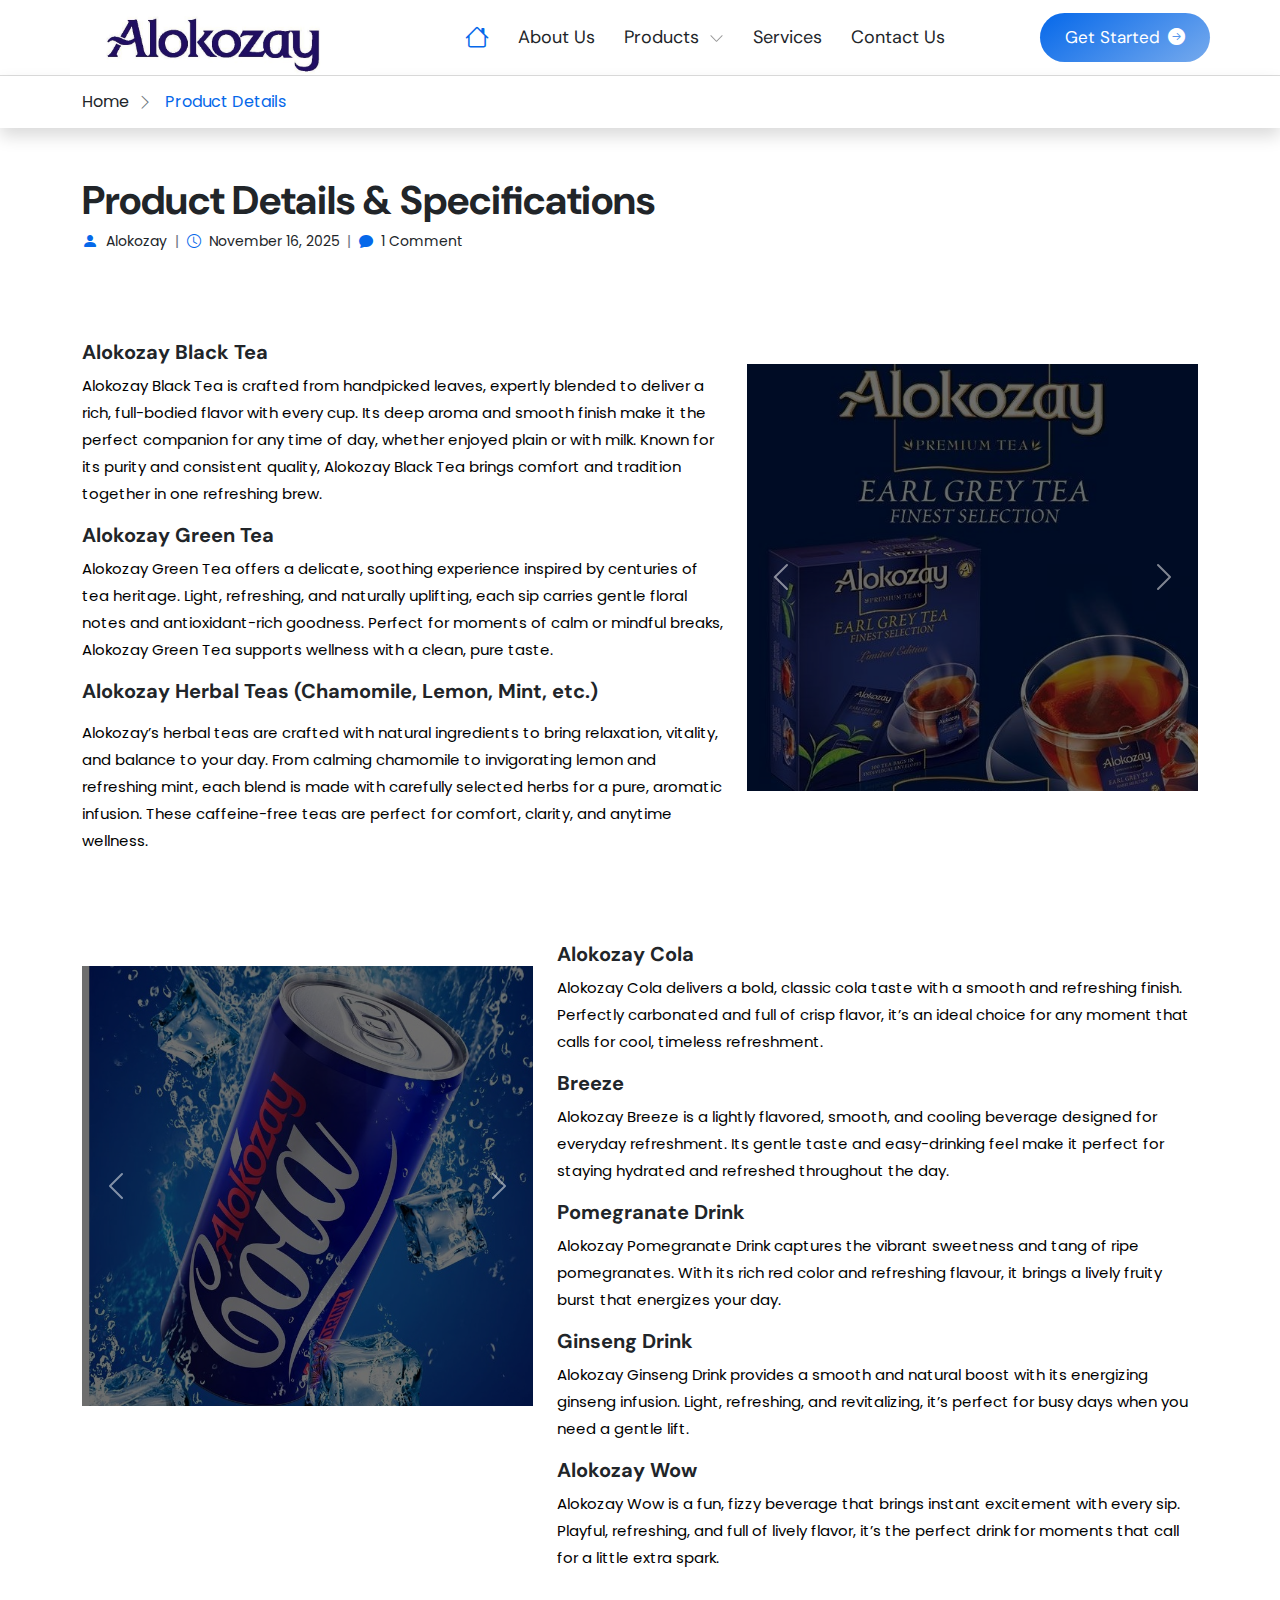
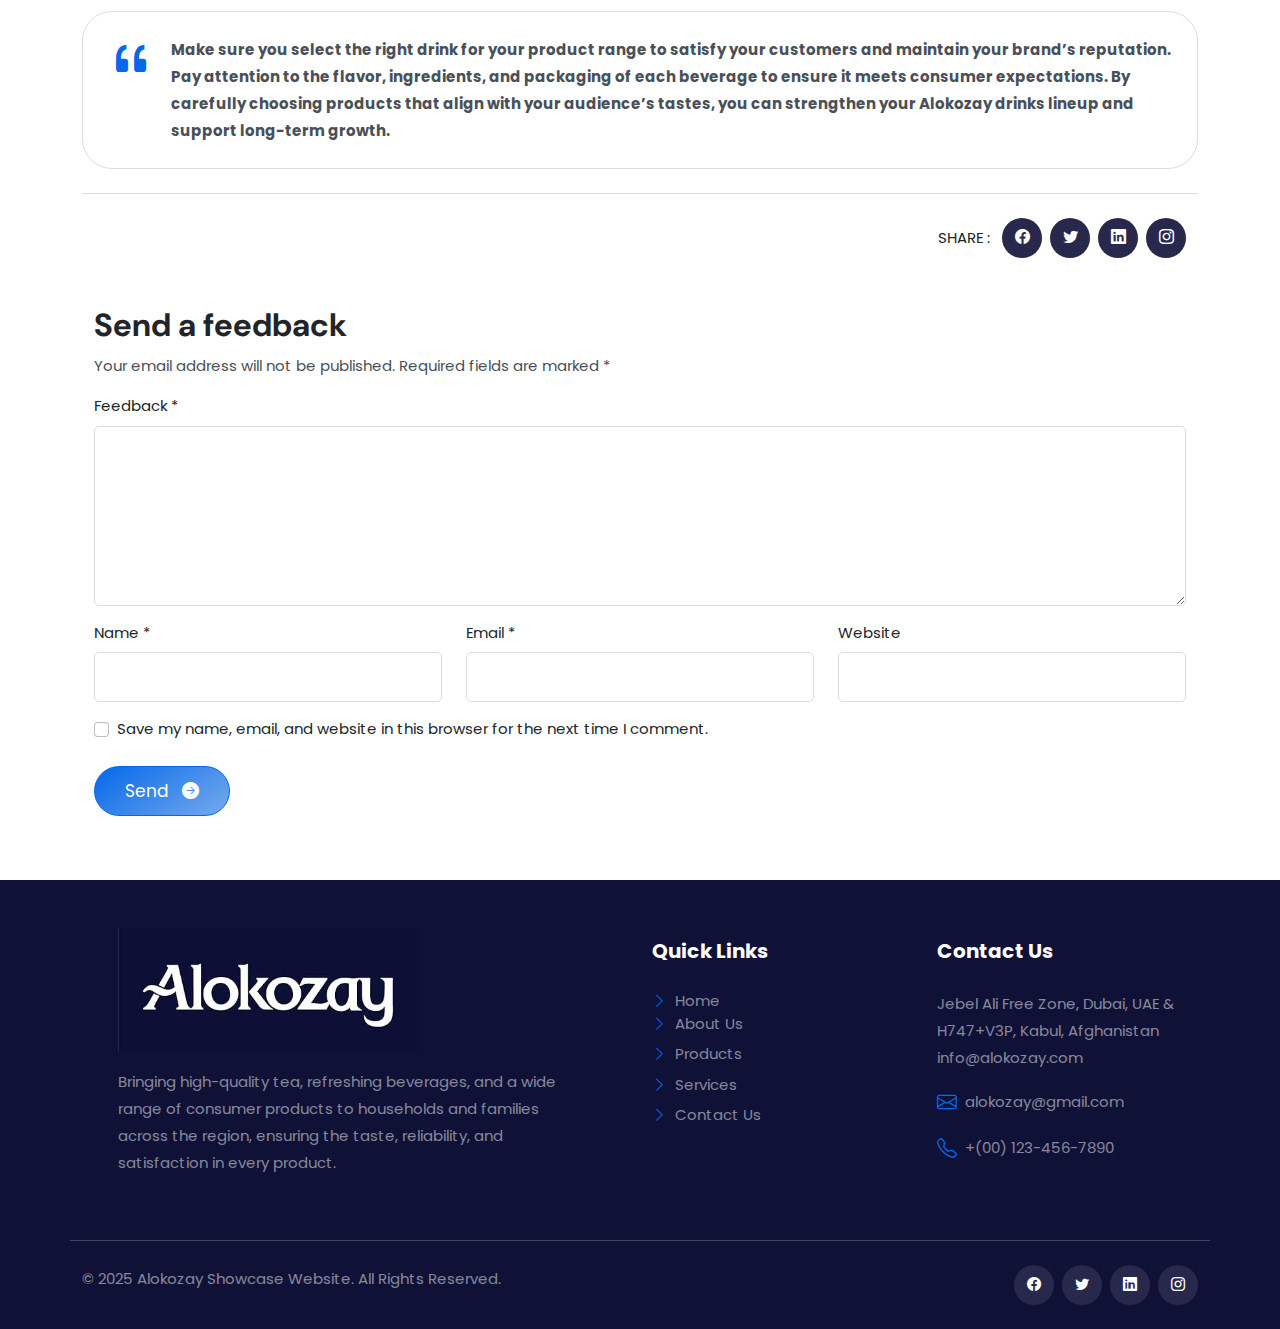
<file: products_detail.html>
<!DOCTYPE html>
<html lang="en">
<head>
	<meta charset="utf-8">
	<meta http-equiv="X-UA-Compatible" content="IE=edge">
	<meta name="viewport" content="width=device-width, initial-scale=1">
	<title>Alokozay</title>
	<link href="image/Logo 2.png" rel="icon">
	<link href="css/bootstrap.min.css" rel="stylesheet" >
	<link href="css/global.css" rel="stylesheet">
	<link href="css/index.css" rel="stylesheet">
	<link rel="stylesheet" href="https://cdn.jsdelivr.net/npm/bootstrap-icons@1.11.3/font/bootstrap-icons.min.css">
	<link href="https://fonts.googleapis.com/css2?family=Poppins&display=swap" rel="stylesheet">
	<link href="https://fonts.googleapis.com/css2?family=DM+Sans:ital,opsz,wght@0,9..40,100..1000;1,9..40,100..1000&display=swap" rel="stylesheet">
	<link href="https://fonts.googleapis.com/css2?family=Sirin+Stencil&display=swap" rel="stylesheet">
	<link rel="stylesheet" href="https://cdnjs.cloudflare.com/ajax/libs/font-awesome/6.5.0/css/all.min.css">


</head>
<body>

<section id="header">
     <nav class="navbar navbar-expand-lg navbar-light w-100">
      <div class="container-xl p-sm-2 p-lg-0">
         <a class="d-flex logo family_1  mt-3" href="index.html">
			<img src="image/Alo.jpg" alt="" class="img">
	     </a>
         <button class="navbar-toggler offcanvas-nav-btn  ms-auto me-3" type="button">
            <img src="image/icons-svg/list.svg" width="40" height="40" alt="Open TemplateOnweb website menu"/>
         </button>
         <div class="offcanvas offcanvas-start offcanvas-nav" style="width: 25rem">
            <div class="offcanvas-header shadow  p-sm-2 p-lg-0">
			   <a class="d-flex logo family_1" href="index.html">
	     </a>
               <img src="image/icons-svg/x.svg" width="40" height="40" class="ms-auto" data-bs-dismiss="offcanvas" aria-label="Close" alt="Close TemplateOnweb website menu"/>
			   
            </div>
            <div class="offcanvas-body p-sm-4 p-lg-0 align-items-center">
               <ul class="navbar-nav align-items-lg-center ms-auto">
			      <li class="nav-item"> 
				      <a class="nav-link dropdown-toggle active fs-4" href="index.html" title="Visit home page">
					  <i class="bi bi-house"></i>
					  </a>
				  </li>
				  
				  <li class="nav-item"> 
				      <a class="nav-link dropdown-toggle" href="about.html" title="Visit home page">
					  About Us
					  </a>
				  </li>
				  		<li class="nav-item dropdown drop_border">
					  <a class="nav-link dropdown-toggle" href="#" id="navbarDropdown" role="button" data-bs-toggle="dropdown" aria-expanded="false">
						Products<img src="image/icons-svg/chevron-down.svg" width="15" height="15" alt="Submenu open/close icon">
					  </a>
					  <ul class="dropdown-menu drop_1 shadow" aria-labelledby="navbarDropdown">
						<li><a class="dropdown-item" href="products.html"> Our Products</a></li>
						<li><a class="dropdown-item border-0" href="products_detail.html"> Products Details</a></li>
					  </ul>
				  </li>
	
				 <li class="nav-item"> 
				      <a class="nav-link dropdown-toggle" href="services.html" title="Visit home page">
					  Services
					  </a>
				 </li>
				  <li class="nav-item"> 
				      <a class="nav-link dropdown-toggle" href="contact.html" title="Visit home page">
					  Contact Us
					  </a>
				  </li>

               </ul>
			   <ul class="navbar-nav align-items-lg-center ms-auto nav_right">
			           <li><a class="dropdown-item border-0 button" href="contact.html"> Get Started <i class="bi-arrow-right-circle-fill ms-2"></i></a></li>
		              
                 </ul>
            </div>
         </div>    
         </div>
      </div>
   </nav>
</section>

<section id="center" class="center_o pt-3 pb-3 shadow">
 <div class="container-xl">
  <div class="row center_o1">
   <div class="col-md-12">
	  <h6 class="mb-0 col_blue"><a href="index.html">Home</a><span class="me-2 ms-2"><i class="bi-chevron-right align-middle text-muted"></i></span> Product Details</h6>
   </div>
  </div>
 </div>
</section>

<section id="blog_dt" class="pb-3">
 <div class="container-xl my-5">
   <div class="row blog_dt1">
	 <h1 class="mt-0">Product Details & Specifications</h1>
		 <h6 class="mt-0  mb-5 font_14">
			<a href="blog_detail.html"><i class="bi-person-fill col_blue me-1 fs-6 align-middle"></i> Alokozay</a> <span class="mx-1 text-muted">|</span>
			<a href="blog_detail.html"><i class="bi-clock col_blue me-1 align-middle"></i> November 16, 2025</a> <span class="mx-1 text-muted">|</span>
			<a href="blog_detail.html"><i class="bi-chat-fill col_blue me-1 align-middle"></i> 1 Comment</a>
       </h6>
 <div class="col-md-7">
	  <h5 class="mt-4  pt-3">Alokozay Black Tea</h5>
	  <p class="text-black mt-2">Alokozay Black Tea is crafted from handpicked leaves, expertly blended to deliver a rich, full-bodied flavor with every cup. Its deep aroma and smooth finish make it the perfect companion for any time of day, whether enjoyed plain or with milk. Known for its purity and consistent quality, Alokozay Black Tea brings comfort and tradition together in one refreshing brew.</p>
	  <h5 class="mt-3">Alokozay Green Tea</h5>
	  <p class="text-black mt-2">Alokozay Green Tea offers a delicate, soothing experience inspired by centuries of tea heritage. Light, refreshing, and naturally uplifting, each sip carries gentle floral notes and antioxidant-rich goodness. Perfect for moments of calm or mindful breaks, Alokozay Green Tea supports wellness with a clean, pure taste.</p>
	  <h5 class="mt-3">Alokozay Herbal Teas (Chamomile, Lemon, Mint, etc.)</h5>
	  <p class="text-black mt-3">Alokozay’s herbal teas are crafted with natural ingredients to bring relaxation, vitality, and balance to your day. From calming chamomile to invigorating lemon and refreshing mint, each blend is made with carefully selected herbs for a pure, aromatic infusion. These caffeine-free teas are perfect for comfort, clarity, and anytime wellness.</p>
	  
	</div>
 <div class="col-md-5  mt-5 pt-3">
	<section id="center" class="center_home">
 <div id="carouselExampleCaptions" class="carousel slide" data-bs-ride="carousel">
  <div class="carousel-inner">
    <div class="carousel-item active">
		<img src="image/tea 1.jpg" class="d-block img-fluid" alt="...">
      <div class="carousel-caption d-md-block"></div>
    </div>
    <div class="carousel-item">
       <img src="image/black tea.jpg" class="d-block img-fluid" alt="...">
      <div class="carousel-caption d-md-block"></div>
    </div>
    <div class="carousel-item">
      <img src="image/green tea.jpg" class="d-block img-fluid" alt="...">
      <div class="carousel-caption d-md-block"></div>
    </div>
  </div>
  <button class="carousel-control-prev" type="button" data-bs-target="#carouselExampleCaptions" data-bs-slide="prev">
    <span class="carousel-control-prev-icon" aria-hidden="true"></span>
    <span class="visually-hidden">Previous</span>
  </button>
  <button class="carousel-control-next" type="button" data-bs-target="#carouselExampleCaptions" data-bs-slide="next">
    <span class="carousel-control-next-icon" aria-hidden="true"></span>
    <span class="visually-hidden">Next</span>
  </button>
</div>
</section>
</div>
</div>

<div class="row blog_dt1">
<br>
<br>
 <div class="col-md-5  mt-5 pt-5">
	<section id="center" class="center_home">
 <div id="carouselExampleCaptions" class="carousel slide" data-bs-ride="carousel">
  <div class="carousel-inner">
    <div class="carousel-item active">
		<img src="image/COLA.jpg" class="d-block img-fluid" alt="...">
      <div class="carousel-caption d-md-block"></div>
    </div>
    <div class="carousel-item">
       <img src="image/MAGIC.jpg" class="d-block img-fluid" alt="...">
      <div class="carousel-caption d-md-block"></div>
    </div>
    <div class="carousel-item">
      <img src="image/Breeze.jpg" class="d-block img-fluid" alt="...">
      <div class="carousel-caption d-md-block"></div>
    </div>
	<div class="carousel-item">
      <img src="image/Pome.png" class="d-block img-fluid" alt="...">
      <div class="carousel-caption d-md-block"></div>
    </div>
	<div class="carousel-item">
      <img src="image/Wow1.png" class="d-block img-fluid" alt="...">
      <div class="carousel-caption d-md-block"></div>
    </div>
	<div class="carousel-item">
      <img src="image/Cola White.jpg" class="d-block img-fluid" alt="...">
      <div class="carousel-caption d-md-block"></div>
    </div>
  </div>
  <button class="carousel-control-prev" type="button" data-bs-target="#carouselExampleCaptions" data-bs-slide="prev">
    <span class="carousel-control-prev-icon" aria-hidden="true"></span>
    <span class="visually-hidden">Previous</span>
  </button>
  <button class="carousel-control-next" type="button" data-bs-target="#carouselExampleCaptions" data-bs-slide="next">
    <span class="carousel-control-next-icon" aria-hidden="true"></span>
    <span class="visually-hidden">Next</span>
  </button>
</div>
</section>
</div>
    <div class="col-md-7  mt-5">
	 <h5 class="mt-4">Alokozay Cola</h5>
		<p class=" text-black mt-2">Alokozay Cola delivers a bold, classic cola taste with a smooth and refreshing finish. Perfectly carbonated and full of crisp flavor, it’s an ideal choice for any moment that calls for cool, timeless refreshment.</p>

		<h5 class="mt-3">Breeze</h5>
		<p class="text-black mt-2">Alokozay Breeze is a lightly flavored, smooth, and cooling beverage designed for everyday refreshment. Its gentle taste and easy-drinking feel make it perfect for staying hydrated and refreshed throughout the day.</p>

		<h5 class="mt-3">Pomegranate Drink</h5>
		<p class="text-black mt-2">Alokozay Pomegranate Drink captures the vibrant sweetness and tang of ripe pomegranates. With its rich red color and refreshing flavour, it brings a lively fruity burst that energizes your day.</p>

		<h5 class="mt-3">Ginseng Drink</h5>
		<p class="text-black mt-2">Alokozay Ginseng Drink provides a smooth and natural boost with its energizing ginseng infusion. Light, refreshing, and revitalizing, it’s perfect for busy days when you need a gentle lift.</p>

		<h5 class="mt-3">Alokozay Wow</h5>
		<p class="text-black mt-2">Alokozay Wow is a fun, fizzy beverage that brings instant excitement with every sip. Playful, refreshing, and full of lively flavor, it’s the perfect drink for moments that call for a little extra spark.</p>

	</div>

</div>

	 <p class="d-flex border_light p-4 rounded_30 mt-4">
	   <span><i class="bi-quote col_blue font_48 me-3"></i></span>
	   <b>Make sure you select the right drink for your product range to satisfy your customers and maintain your brand’s reputation. Pay attention to the flavor, ingredients, and packaging of each beverage to ensure it meets consumer expectations. By carefully choosing products that align with your audience’s tastes, you can strengthen your Alokozay drinks lineup and support long-term growth.</b>
	  </p>

 <div class="blog_dt1_inner row row-cols-1 row-cols-md-12 row-cols-sm-10 mt-4 border-top pt-4 mx-0">
  <div class="col">
	  <div class="blog_dt1_inner_right text-end">
		 <ul class="mb-0 social_icon">
			   <li class="d-inline-block me-2">SHARE :</li>
			   <li class="d-inline-block"><a href="#"><i class="bi bi-facebook"></i></a></li>
			   <li class="d-inline-block ms-1"><a href="#"><i class="bi bi-twitter"></i></a></li>
			   <li class="d-inline-block ms-1"><a href="#"><i class="bi bi-linkedin"></i></a></li>
			  <li class="d-inline-block ms-1"><a href="#"><i class="bi  bi-instagram"></i></a></li>
			</ul>
		</div>
	</div>
	<div class="blog_dt_inner mt-5">
		  <h2>Send a feedback</h2>
		  <p>Your email address will not be published. Required fields are marked *</p>
		  <span class="d-block mb-2">Feedback *</span>
		  <textarea class="form-control form_text  bg-gray"></textarea>
		  <div class="blog_dt_inner row row-cols-md-3 row-cols-1 mt-3">
		    <div class="col">
			  <div class="blog_dt_inner_left">
				<span class="d-block mb-2">Name *</span>
				<input class="form-control" type="text">
			  </div>
			</div>
			<div class="col">
			  <div class="blog_dt_inner_left">
				<span class="d-block mb-2">Email *</span>
				<input class="form-control" type="text">
			  </div>
			</div>
			<div class="col">
			  <div class="blog_dt_inner_left">
				<span class="d-block mb-2">Website</span>
				<input class="form-control" type="text">
			  </div>
			</div>
		  </div>
		  <div class="form-check mt-3">
					<input class="form-check-input" type="checkbox" value="" id="invalidCheck" required="">
					<label class="form-check-label" for="invalidCheck">
					  Save my name, email, and website in this browser for the next time I comment.
					</label>
				</div>
		  <h6 class="mt-4 mb-0"><a class="button" href="#">Send <i class="bi-arrow-right-circle-fill ms-2"></i></a></h6>
		 </div>
	</div>
   </div>
</div>

	</div>
   </div>
 </div>
</section>




<section id="footer" class="pt-5 pb-4 bg_blue_dark">
  <div class="container-xl">
    
    <div class="row footer_1">
      
      <!-- Logo + Intro -->
      <div class="col-lg-6 col-md-4  mb-4 px-5">
        <div class="footer_1_left">
          <img src="image/alokozay-1.jpg" alt="" class="img">

          <p class="text-white-50 mt-3">
            Bringing high-quality tea, refreshing beverages, and a wide range of consumer products to households and families across the region, ensuring the taste, reliability, and satisfaction in every product.
          </p>
        </div>
      </div>

      <!-- Quick Links -->
      <div class="col-lg-3 col-md-4">
        <div class="footer_1_left">
          <b class="text-white mt-2 fs-5 d-block mb-4">Quick Links</b>
          <div class="row footer_1ism">

			<span class="col-md-12 col-6 d-inline-block">
              <a class="text-white-50 link" href="index.html">
                <i class="bi-chevron-right col_blue me-1"></i> Home
              </a>
            </span>

            <span class="col-md-12 col-6 d-inline-block">
              <a class="text-white-50 link" href="about.html">
                <i class="bi-chevron-right col_blue me-1"></i> About Us
              </a>
            </span>

            <span class="mt-2 col-md-12 col-6 d-inline-block">
              <a class="text-white-50 link" href="products.html">
                <i class="bi-chevron-right col_blue me-1"></i> Products
              </a>
            </span>

            <span class="mt-2 col-md-12 col-6 d-inline-block">
              <a class="text-white-50 link" href="services.html">
                <i class="bi-chevron-right col_blue me-1"></i> Services
              </a>
            </span>

            <span class="mt-2 col-md-12 col-6 d-inline-block">
              <a class="text-white-50 link" href="contact.html">
                <i class="bi-chevron-right col_blue me-1"></i> Contact Us
              </a>
            </span>

          </div>
        </div>
      </div>

      <!-- Contact Info -->
      <div class="col-lg-3 col-md-4">
        <div class="footer_1_left">
          <b class="text-white mt-2 fs-5 d-block mb-4">Contact Us</b>

          <p class="text-white-50">
            Jebel Ali Free Zone, Dubai, UAE & H747+V3P, Kabul, Afghanistan<br>
            info@alokozay.com
          </p>

          <span class="d-flex mt-3">
            <i class="bi-envelope col_blue me-2 fs-5"></i>
            <a class="text-white-50 link mt-1" href="#">alokozay@gmail.com</a>
          </span>

          <span class="d-flex mt-3">
            <i class="bi-telephone col_blue me-2 fs-5"></i>
            <a class="text-white-50 link mt-1" href="#">+(00) 123-456-7890</a>
          </span>
        </div>
      </div>

    </div>

    <!-- Bottom Footer -->
    <div class="footer_bottom1 row mt-4 pt-4">

      <div class="col-md-6">
        <div class="footer_bottom1_right">
          <p class="mb-0 text-white-50">
            © 2025 Alokozay Showcase Website. All Rights Reserved.
          </p>
        </div>
      </div>

      <div class="col-md-6">
        <div class="footer_bottom1_left text-end">
          <ul class="mb-0 social_icon font_14">

            <li class="d-inline-block"><a href="#"><i class="bi bi-facebook"></i></a></li>
            <li class="d-inline-block ms-1"><a href="#"><i class="bi bi-twitter"></i></a></li>
            <li class="d-inline-block ms-1"><a href="#"><i class="bi bi-linkedin"></i></a></li>
            <li class="d-inline-block ms-1"><a href="https://www.instagram.com/alokozaygroup/"><i class="bi bi-instagram"></i></a></li>

          </ul>
        </div>
      </div>

    </div>

  </div>
</section>

<script src="js/bootstrap.bundle.min.js"></script>
<script src="js/theme.min.js"></script>

</body>
</html>
</file>
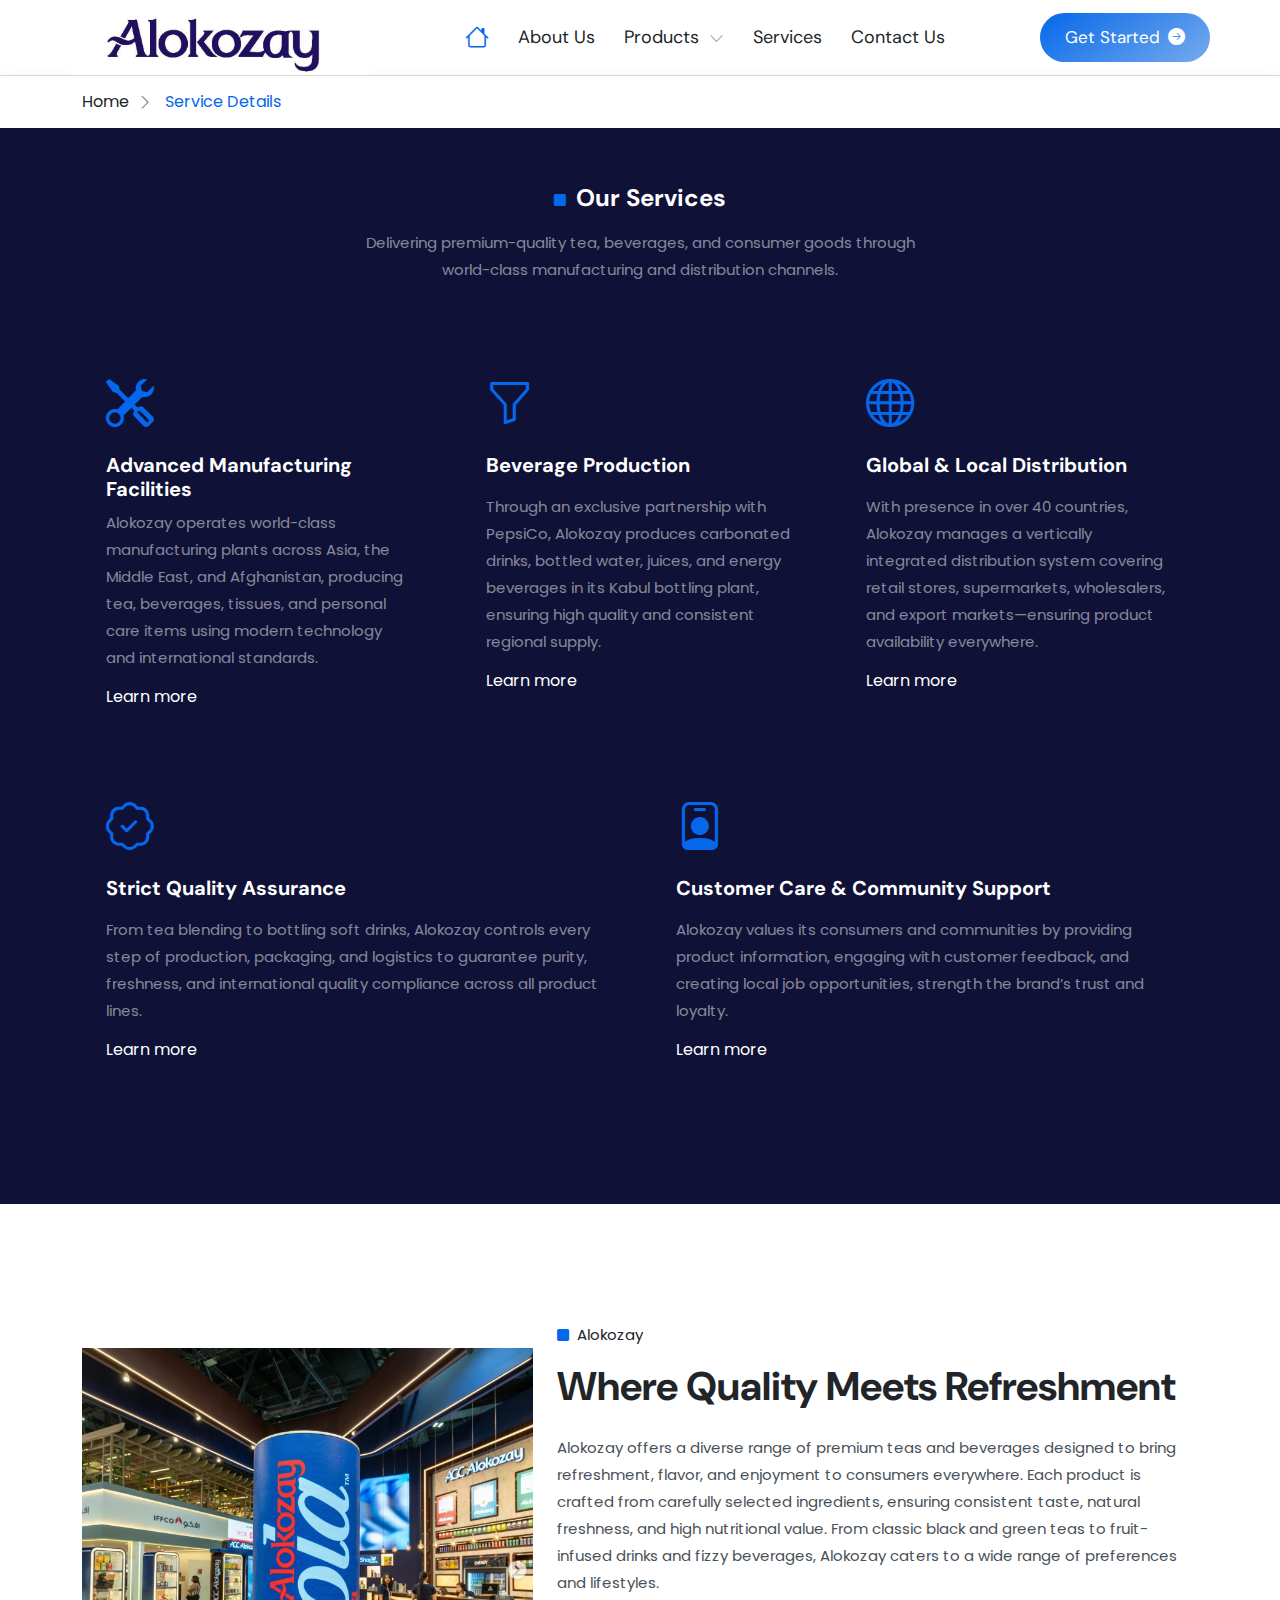
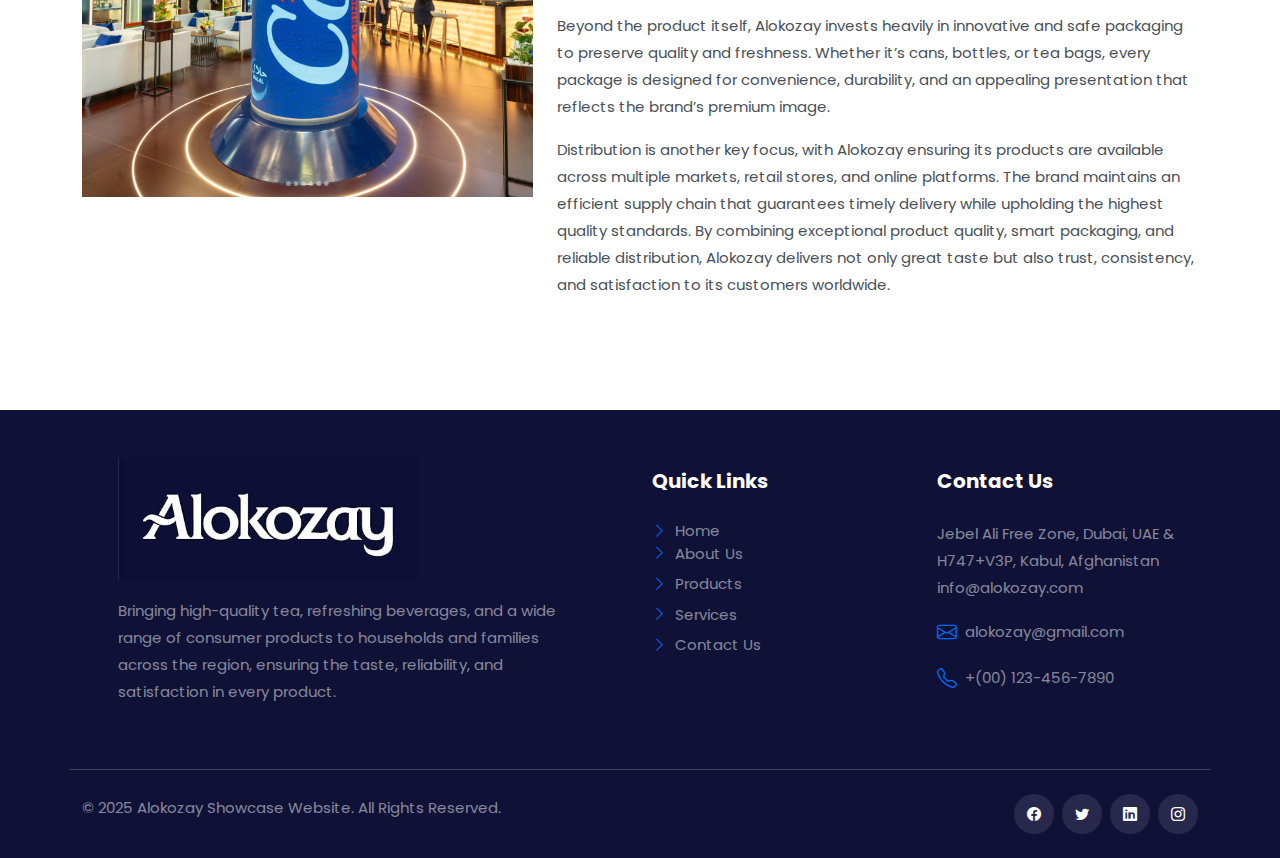
<file: services.html>
<!DOCTYPE html>
<html lang="en">
<head>
	<meta charset="utf-8">
	<meta http-equiv="X-UA-Compatible" content="IE=edge">
	<meta name="viewport" content="width=device-width, initial-scale=1">
	<title>Alokozay</title>
	<link href="image/Logo 2.png" rel="icon">
	<link href="css/bootstrap.min.css" rel="stylesheet" >
	<link href="css/global.css" rel="stylesheet">
	<link href="css/index.css" rel="stylesheet">
	<link rel="stylesheet" href="https://cdn.jsdelivr.net/npm/bootstrap-icons@1.11.3/font/bootstrap-icons.min.css">
	<link href="https://fonts.googleapis.com/css2?family=Poppins&display=swap" rel="stylesheet">
	<link href="https://fonts.googleapis.com/css2?family=DM+Sans:ital,opsz,wght@0,9..40,100..1000;1,9..40,100..1000&display=swap" rel="stylesheet">
	<link href="https://fonts.googleapis.com/css2?family=Sirin+Stencil&display=swap" rel="stylesheet">
	<link rel="stylesheet" href="https://cdnjs.cloudflare.com/ajax/libs/font-awesome/6.5.0/css/all.min.css">


</head>
<body>

<section id="header">
     <nav class="navbar navbar-expand-lg navbar-light w-100">
      <div class="container-xl p-sm-2 p-lg-0">
         <a class="d-flex logo family_1  mt-3" href="index.html">
			<img src="image/Alo.jpg" alt="" class="img">
	     </a>
         <button class="navbar-toggler offcanvas-nav-btn  ms-auto me-3" type="button">
            <img src="image/icons-svg/list.svg" width="40" height="40" alt="Open TemplateOnweb website menu"/>
         </button>
         <div class="offcanvas offcanvas-start offcanvas-nav" style="width: 25rem">
            <div class="offcanvas-header shadow  p-sm-2 p-lg-0">
			   <a class="d-flex logo family_1" href="index.html">
	     </a>
               <img src="image/icons-svg/x.svg" width="40" height="40" class="ms-auto" data-bs-dismiss="offcanvas" aria-label="Close" alt="Close TemplateOnweb website menu"/>
			   
            </div>
            <div class="offcanvas-body p-sm-4 p-lg-0 align-items-center">
               <ul class="navbar-nav align-items-lg-center ms-auto">
			      <li class="nav-item"> 
				      <a class="nav-link dropdown-toggle active fs-4" href="index.html" title="Visit home page">
					  <i class="bi bi-house"></i>
					  </a>
				  </li>
				  
				  <li class="nav-item"> 
				      <a class="nav-link dropdown-toggle" href="about.html" title="Visit home page">
					  About Us
					  </a>
				  </li>
				  		<li class="nav-item dropdown drop_border">
					  <a class="nav-link dropdown-toggle" href="#" id="navbarDropdown" role="button" data-bs-toggle="dropdown" aria-expanded="false">
						Products<img src="image/icons-svg/chevron-down.svg" width="15" height="15" alt="Submenu open/close icon">
					  </a>
					  <ul class="dropdown-menu drop_1 shadow" aria-labelledby="navbarDropdown">
						<li><a class="dropdown-item" href="products.html"> Our Products</a></li>
						<li><a class="dropdown-item border-0" href="products_detail.html"> Products Details</a></li>
					  </ul>
				  </li>
	
				 <li class="nav-item"> 
				      <a class="nav-link dropdown-toggle" href="services.html" title="Visit home page">
					  Services
					  </a>
				 </li>
				  <li class="nav-item"> 
				      <a class="nav-link dropdown-toggle" href="contact.html" title="Visit home page">
					  Contact Us
					  </a>
				  </li>

               </ul>
			   <ul class="navbar-nav align-items-lg-center ms-auto nav_right">
			           <li><a class="dropdown-item border-0 button" href="contact.html"> Get Started <i class="bi-arrow-right-circle-fill ms-2"></i></a></li>
		              
                 </ul>
            </div>
         </div>    
         </div>
      </div>
   </nav>
</section>

<section id="center" class="center_o pt-3 pb-3 shadow">
 <div class="container-xl">
  <div class="row center_o1">
   <div class="col-md-12">
	  <h6 class="mb-0 col_blue"><a href="index.html">Home</a><span class="me-2 ms-2"><i class="bi-chevron-right align-middle text-muted"></i></span> Service Details</h6>
   </div>
  </div>
 </div>
</section>

<section id="info" class="pt-2 pb-5 bg_blue_dark">
 <div class="container-xl my-5">
  <div class="row web_1 text-center mb-5">
    <div class="col-md-12">
	  <h4 class="d-block text-white"><i class="bi-square-fill col_blue me-1 font_12 align-middle"></i> Our Services</h4>
      <p class="mt-3 w-50 mx-auto text-white-50 mb-0">Delivering premium-quality tea, beverages, and consumer goods through world-class manufacturing and distribution channels.</p>
	</div>
  </div>
  <div class="row row-cols-1 row-cols-md-3 info_1">
    <div class="col">
	 <div class="info_1_left py-5 px-4 rounded_30">
	   <span class="font_48 d-block lh-1 col_blue"><i class="bi-tools"></i></span>
	   <h5 class="mt-4 text-white">Advanced Manufacturing Facilities</h5>
	   <p class="text-white-50 mt-2">Alokozay operates world-class manufacturing plants across Asia, the Middle East, and Afghanistan, producing tea, beverages, tissues, and personal care items using modern technology and international standards.</p>
	   <h6 class="mb-0"><a class="text-white link" href="services.html">Learn more</a></h6>
	 </div>
	</div>
	<div class="col">
		 <div class="info_1_left py-5 px-4 rounded_30">
	   <span class="font_48 d-block lh-1 col_blue"><i class="bi-funnel"></i></span>
	   <h5 class="mt-4 text-white">Beverage Production</h5>
	   <p class="text-white-50 mt-3">Through an exclusive partnership with PepsiCo, Alokozay produces carbonated drinks, bottled water, juices, and energy beverages in its Kabul bottling plant, ensuring high quality and consistent regional supply.</p>
	   <h6 class="mb-0"><a class="text-white link" href="services.html">Learn more</a></h6>
	 </div>
	</div>
	<div class="col">
	 <div class="info_1_left py-5 px-4 rounded_30">
	   <span class="font_48 d-block lh-1 col_blue"><i class="bi-globe"></i></span>
	   <h5 class="mt-4 text-white">Global & Local Distribution</h5>
	   <p class="text-white-50 mt-3">With presence in over 40 countries, Alokozay manages a vertically integrated distribution system covering retail stores, supermarkets, wholesalers, and export markets—ensuring product availability everywhere.</p>
	   <h6 class="mb-0"><a class="text-white link" href="services.html">Learn more</a></h6>
	 </div>
	</div>
  </div>
    <div class="row row-cols-1 row-cols-md-2 info_2">
    <div class="col">
	 <div class="info_1_left py-5 px-4 rounded_30">
	   <span class="font_48 d-block lh-1 col_blue"><i class="bi-patch-check"></i></span>
	   <h5 class="mt-4 text-white">Strict Quality Assurance</h5>
	   <p class="text-white-50 mt-3">From tea blending to bottling soft drinks, Alokozay controls every step of production, packaging, and logistics to guarantee purity, freshness, and international quality compliance across all product lines.</p>
	   <h6 class="mb-0"><a class="text-white link" href="services.html">Learn more</a></h6>
	 </div>
	</div>
	<div class="col">
		 <div class="info_1_left py-5 px-4 rounded_30">
	   <span class="font_48 d-block lh-1 col_blue"><i class="bi-person-badge"></i></span>
	   <h5 class="mt-4 text-white">Customer Care & Community Support</h5>
	   <p class="text-white-50 mt-3">Alokozay values its consumers and communities by providing product information, engaging with customer feedback, and creating local job opportunities, strength the brand’s trust and loyalty.</p>
	   <h6 class="mb-0"><a class="text-white link" href="services.html">Learn more</a></h6>
	 </div>
	</div>
  </div>
 



 </div>
</section>


<section id="serv_dt" class="pt-5 pb-5">
 <div class="container-xl my-5">
   <div class="serv_dt1 row">
     <div class="col-md-5">
	  <div class="serv_dt1_left  pt-5">
       <img src="image/Alo.png" class="img-fluid rounded_20" alt="abc">
	   </div>
	  </div>
	 <div class="col-md-7">
	  <div class="serv_dt1_right">
		 <span class="d-block mt-4"><i class="bi-square-fill col_blue me-1 font_12 align-middle"></i> Alokozay</span>
	  <h1 class="mb-4 font_40 mb-0 mt-3">Where Quality Meets Refreshment</h1>
	  <p>Alokozay offers a diverse range of premium teas and beverages designed to bring refreshment, flavor, and enjoyment to consumers everywhere. Each product is crafted from carefully selected ingredients, ensuring consistent taste, natural freshness, and high nutritional value. From classic black and green teas to fruit-infused drinks and fizzy beverages, Alokozay caters to a wide range of preferences and lifestyles.</p>
	  <p>Beyond the product itself, Alokozay invests heavily in innovative and safe packaging to preserve quality and freshness. Whether it’s cans, bottles, or tea bags, every package is designed for convenience, durability, and an appealing presentation that reflects the brand’s premium image.</p>
	  <p>Distribution is another key focus, with Alokozay ensuring its products are available across multiple markets, retail stores, and online platforms. The brand maintains an efficient supply chain that guarantees timely delivery while upholding the highest quality standards. By combining exceptional product quality, smart packaging, and reliable distribution, Alokozay delivers not only great taste but also trust, consistency, and satisfaction to its customers worldwide.</p>
	 </div>
</div>
 <!--<h1 class="mb-4 font_48 mb-0 mt-3">Ensure optimal performance with
our hosting</h1>
     <p class="mt-4">Our hosting services are designed to offer unmatched reliability and performance, ensuring that your website remains up and running smoothly around the clock. We use state-of-the-art infrastructure and provide constant monitoring to prevent downtime, making sure your site can handle high traffic and spikes in demand. With robust security features, we protect your data from potential threats while optimizing for speed and efficiency. Our team is dedicated to providing you with seamless technical support, allowing you to focus on growing your business without worrying about hosting concerns. Whether you’re a growing startup or an established enterprise, our reliable hosting ensures that your online presence is always operational and secure.</p>
	 <div class="serv_dt1_right_inner row row-cols-2 row-cols-md-2">
	     <div class="col">
		  <div class="serv_dt1_right_inner_left">
		      <img src="image/27.jpg" class="img-fluid rounded_30" alt="abc">
	    </div>
		  </div>
		  <div class="col">
		  <div class="serv_dt1_right_inner_left">
		      <img src="image/28.jpg" class="img-fluid rounded_30" alt="abc">
	    </div>
		  </div>
		 </div>
 <span class="d-block mt-5"><i class="bi-square-fill col_blue me-1 font_12 align-middle"></i> Frequently Asked Questions</span>
	  <h1 class="mb-4 font_48 mb-0 mt-3">Your hosting questions, answered fast</h1>
	  <div class="accordion" id="accordionExample">
  <div class="accordion-item">
   <h2 class="accordion-header" id="headingOne">
     <button class="accordion-button" type="button" data-bs-toggle="collapse" data-bs-target="#collapseOne" aria-expanded="true" aria-controls="collapseOne">
       <i class="bi bi-check-circle me-2 align-middle"></i> How to soft launch your business?
     </button>
   </h2>
   <div id="collapseOne" class="accordion-collapse collapse show" aria-labelledby="headingOne" data-bs-parent="#accordionExample" style="">
     <div class="accordion-body">
     <p class="mb-0">Lorem ipsum dolor sit amet, consectetur adipiscing elit, sed do eiusmod tempor incididunt ut labore et dolore magna aliqua. Quis ipsum suspendisse ultrices gravida. Risus commodo viverra maecenas accumsan lacus vel facilisis.</p>
     </div>
   </div>
  </div>
   
  <div class="accordion-item">
   <h2 class="accordion-header" id="headingTwo">
     <button class="accordion-button collapsed" type="button" data-bs-toggle="collapse" data-bs-target="#collapseTwo" aria-expanded="false" aria-controls="collapseTwo">
       <i class="bi bi-check-circle me-2 align-middle"></i> Is my technology allowed on tech?
     </button>
   </h2>
   <div id="collapseTwo" class="accordion-collapse collapse" aria-labelledby="headingTwo" data-bs-parent="#accordionExample">
     <div class="accordion-body">
       <p class="mb-0">Lorem ipsum dolor sit amet, consectetur adipiscing elit, sed do eiusmod tempor incididunt ut labore et dolore magna aliqua. Quis ipsum suspendisse ultrices gravida. Risus commodo viverra maecenas accumsan lacus vel facilisis.</p>
     </div>
   </div>
 </div>
  
  <div class="accordion-item">
   <h2 class="accordion-header" id="headingThree">
     <button class="accordion-button collapsed" type="button" data-bs-toggle="collapse" data-bs-target="#collapseThree" aria-expanded="false" aria-controls="collapseThree">
       <i class="bi bi-check-circle me-2 align-middle"></i> How to turn visitors into contributors
     </button>
   </h2>
   <div id="collapseThree" class="accordion-collapse collapse" aria-labelledby="headingThree" data-bs-parent="#accordionExample">
     <div class="accordion-body">
        <p class="mb-0">Lorem ipsum dolor sit amet, consectetur adipiscing elit, sed do eiusmod tempor incididunt ut labore et dolore magna aliqua. Quis ipsum suspendisse ultrices gravida. Risus commodo viverra maecenas accumsan lacus vel facilisis.</p>
     </div>
   </div>
 </div>
 
 <div class="accordion-item">
   <h2 class="accordion-header" id="headingFour">
     <button class="accordion-button collapsed" type="button" data-bs-toggle="collapse" data-bs-target="#collapseFour" aria-expanded="false" aria-controls="collapseFour">
       <i class="bi bi-check-circle me-2 align-middle"></i> How can i find my solutions?
     </button>
   </h2>
   <div id="collapseFour" class="accordion-collapse collapse" aria-labelledby="headingFour" data-bs-parent="#accordionExample">
     <div class="accordion-body">
        <p class="mb-0">Lorem ipsum dolor sit amet, consectetur adipiscing elit, sed do eiusmod tempor incididunt ut labore et dolore magna aliqua. Quis ipsum suspendisse ultrices gravida. Risus commodo viverra maecenas accumsan lacus vel facilisis.</p>
     </div>
   </div>
 </div>
 
 <div class="accordion-item mb-0">
   <h2 class="accordion-header" id="headingSix">
     <button class="accordion-button collapsed" type="button" data-bs-toggle="collapse" data-bs-target="#collapseSix" aria-expanded="false" aria-controls="collapseSix">
       <i class="bi bi-check-circle me-2 align-middle"></i> How long will it be before I get a refund?
     </button>
   </h2>
   <div id="collapseSix" class="accordion-collapse collapse" aria-labelledby="headingSix" data-bs-parent="#accordionExample">
     <div class="accordion-body">
        <p class="mb-0">Lorem ipsum dolor sit amet, consectetur adipiscing elit, sed do eiusmod tempor incididunt ut labore et dolore magna aliqua. Quis ipsum suspendisse ultrices gravida. Risus commodo viverra maecenas accumsan lacus vel facilisis.</p>
     </div>
   </div>
 </div>
  
</div>
	  </div> -->
 </div>
</section>


<section id="footer" class="pt-5 pb-4 bg_blue_dark">
  <div class="container-xl">
    
    <div class="row footer_1">
      
      <!-- Logo + Intro -->
      <div class="col-lg-6 col-md-4  mb-4 px-5">
        <div class="footer_1_left">
          <img src="image/alokozay-1.jpg" alt="" class="img">

          <p class="text-white-50 mt-3">
            Bringing high-quality tea, refreshing beverages, and a wide range of consumer products to households and families across the region, ensuring the taste, reliability, and satisfaction in every product.
          </p>
        </div>
      </div>

      <!-- Quick Links -->
      <div class="col-lg-3 col-md-4">
        <div class="footer_1_left">
          <b class="text-white mt-2 fs-5 d-block mb-4">Quick Links</b>
          <div class="row footer_1ism">

			<span class="col-md-12 col-6 d-inline-block">
              <a class="text-white-50 link" href="index.html">
                <i class="bi-chevron-right col_blue me-1"></i> Home
              </a>
            </span>

            <span class="col-md-12 col-6 d-inline-block">
              <a class="text-white-50 link" href="about.html">
                <i class="bi-chevron-right col_blue me-1"></i> About Us
              </a>
            </span>

            <span class="mt-2 col-md-12 col-6 d-inline-block">
              <a class="text-white-50 link" href="products.html">
                <i class="bi-chevron-right col_blue me-1"></i> Products
              </a>
            </span>

            <span class="mt-2 col-md-12 col-6 d-inline-block">
              <a class="text-white-50 link" href="services.html">
                <i class="bi-chevron-right col_blue me-1"></i> Services
              </a>
            </span>

            <span class="mt-2 col-md-12 col-6 d-inline-block">
              <a class="text-white-50 link" href="contact.html">
                <i class="bi-chevron-right col_blue me-1"></i> Contact Us
              </a>
            </span>

          </div>
        </div>
      </div>

      <!-- Contact Info -->
      <div class="col-lg-3 col-md-4">
        <div class="footer_1_left">
          <b class="text-white mt-2 fs-5 d-block mb-4">Contact Us</b>

          <p class="text-white-50">
            Jebel Ali Free Zone, Dubai, UAE & H747+V3P, Kabul, Afghanistan<br>
            info@alokozay.com
          </p>

          <span class="d-flex mt-3">
            <i class="bi-envelope col_blue me-2 fs-5"></i>
            <a class="text-white-50 link mt-1" href="#">alokozay@gmail.com</a>
          </span>

          <span class="d-flex mt-3">
            <i class="bi-telephone col_blue me-2 fs-5"></i>
            <a class="text-white-50 link mt-1" href="#">+(00) 123-456-7890</a>
          </span>
        </div>
      </div>

    </div>

    <!-- Bottom Footer -->
    <div class="footer_bottom1 row mt-4 pt-4">

      <div class="col-md-6">
        <div class="footer_bottom1_right">
          <p class="mb-0 text-white-50">
            © 2025 Alokozay Showcase Website. All Rights Reserved.
          </p>
        </div>
      </div>

      <div class="col-md-6">
        <div class="footer_bottom1_left text-end">
          <ul class="mb-0 social_icon font_14">

            <li class="d-inline-block"><a href="#"><i class="bi bi-facebook"></i></a></li>
            <li class="d-inline-block ms-1"><a href="#"><i class="bi bi-twitter"></i></a></li>
            <li class="d-inline-block ms-1"><a href="#"><i class="bi bi-linkedin"></i></a></li>
            <li class="d-inline-block ms-1"><a href="https://www.instagram.com/alokozaygroup/"><i class="bi bi-instagram"></i></a></li>

          </ul>
        </div>
      </div>

    </div>

  </div>
</section>


<script src="js/bootstrap.bundle.min.js"></script>
<script src="js/theme.min.js"></script>

</body>
</html>
</file>
<file: css/global.css>
/*
Template Name: Hosting Company
File: Layout CSS
Author: TemplatesOnWeb
Author URI: https://www.templateonweb.com/
Licence: <a href="https://www.templateonweb.com/license">Website Template Licence</a>
*/

:root {
	--border_light:#ddd;
	--border_dark:#40425e;
	--bg_back:#00000091;
	--blue:#0568ea;
	--blue_dark:#0f1137;
	--purple:#27284b;
	--blue_light:#08b5f7;
	--gradient: linear-gradient(145deg, #0568ea, #76aaed);
	--gradient_1: linear-gradient(145deg, #76aaed, #0568ea);
}

body{
	 font-family: "Poppins", serif;
	 font-size:15px;
}

ul{
	list-style:none;
	padding:0;
}
h1, h2, h3, h4, h5 {
    font-weight: bold;
	font-family: "DM Sans", sans-serif;
}
h6{
  font-weight:normal;
 }
a{
	color: var(--bs-gray-900);
	text-decoration:none;
}
a:hover{
	text-decoration:none;
	color: var(--blue);
}
a:focus{
	text-decoration:none;
	color: var(--blue);
}

.link:hover{
	color: var(--blue)!important;
}
.link:focus{
	color: var(--blue)!important;
}



.button{
	transition: 0.3s;
	padding: 14px 30px 14px 30px;
	display: inline-block;
	color:var(--bs-white)!important;
	background:var(--gradient);
	border-radius: 50rem;
	font-size:17px;
	border:1px solid var(--blue);
}

.button:hover{
	background:var(--gradient_1);
	color:var(--bs-white)!important;
}

.button:focus{
	background:var(--gradient_1);
	color:var(--bs-white)!important;
}

.button_1{
	color:var(--bs-white);
	background:none;
	border:1px solid var(--blue_light);
}

.button_1:hover{
	color:var(--bs-white)!important;
	background:var(--gradient);
	border:1px solid var(--blue);
}

.button_1:focus{
	color:var(--bs-white)!important;
	background:var(--gradient);
	border:1px solid var(--blue);
}

.bg_gradient{
	background: var(--gradient)!important;
}
.bg_blue_dark{
	background: var(--blue_dark)!important;
}
.bg_purple{
	background: var(--purple)!important;
}

.col_blue{
   color: var(--blue)!important;
 }
.col_blue_light{
   color: var(--blue_light)!important;
 }
.bg_back {
    background: var(--bg_back)!important;
}


.border_light{
	border:1px solid  var(--border_light);
}
.border_dark{
	border:1px solid  var(--border_dark);
}

.line{
	height:2px!important;
    width: 60px;
	background:var(--blue);
 }

hr{
	opacity:1;
	margin-top:15px;
	margin-bottom:20px;
	background-color: var(--border_light); 
}

.hr_1{
	background-color: var(--border_dark); 
}


.font_14{
	font-size:14px; 
}
.font_15{
	font-size:15px; 
}
.font_12{
	font-size:12px; 
}
.font_11{
	font-size:11px; 
}

.font_10{
	font-size:10px; 
}
.font_8{
	font-size:8px; 
}
.font_13{
	font-size:13px; 
}
.font_48{
	font-size:48px; 
}
.font_60{
	font-size:60px; 
}

.carousel_p {
	padding-bottom: 90px!important;
}
.carousel_p .carousel-indicators {
    bottom: -60px!important;
}
p{
	color:var(--bs-gray-700);
	line-height:1.8em;
	font-size:15px;
	font-family: "Poppins", serif;
}
.border, .border-start, .border-end, .border-top, .border-bottom {	 
	border-color: var(--border_light) !important;
}
.carousel-indicators [data-bs-target] {
    background-color: var(--blue);
}

.family_1{
     font-family: "Sirin Stencil", sans-serif;
 }

.table{
  border-color: var(--border_light);
 }

.rounded_30{
   border-radius:30px;
 }
/*****************header*****************/
#header{
	border-bottom:1px solid var(--border_light);
}
.navbar{
	padding-top: 0;
	padding-bottom: 0;
	font-family: "DM Sans", sans-serif;
}
.hide{
   display:none!important;
 }

.nav_hide:after{
	display:none!important; 
} 

.navbar-expand-lg .navbar-nav .nav-link{
	color: var(--bs-dark)!important;
	font-size:18px;
}

.navbar .dropdown-toggle::after {
	display:none !important;   /* hide bootstrap default icon */
}


.offcanvas-header {
	padding: 0px 1rem;
	border-bottom:1px solid var(--border_light);
	/*background:var(--bs-dark)!important;*/
}
.offcanvas-header a{
	color:var(--bs-dark);
}


.dropdown-menu{border:none;border-radius:0;box-shadow:var(--bs-box-shadow);line-height:1.5rem;padding:0 0;z-index:1021}
.dropdown-header{color:var(--bs-gray-800);font-size:1rem;font-weight:700; padding:.25rem 1.5rem;}
.dropdown-text{color:var(--bs-gray-500);font-size:.75rem;line-height:1.4;padding:.25rem 1.2rem}
.dropdown-item{align-items:center;display:flex; padding:.50rem 1.5rem;color:var(--dark)}
.dropdown-menu-xs{border-radius:.5rem;min-width:8rem!important}
.dropdown-menu-md{border-radius:.5rem;min-width:17rem!important}
.dropdown-menu-lg{border-radius:.5rem;min-width:22rem!important}
.dropdown-menu-xl{border-radius:.5rem;min-width:24rem!important}
.dropdown-menu-xxl{border-radius:.5rem;min-width:40rem!important}
.dropdown-mega-menu{border-radius:.5rem;min-width:1140px!important}
/*.dropdown-toggle:after{content:"\f282";float:right}
.dropdown-toggle:after,.dropup .dropdown-toggle:after{border:0;font-family:bootstrap-icons!important;margin-left:.255em;vertical-align:.255em}*/
.dropup .dropdown-toggle:after{content:"\e931";display:inline-block}
/*.dropend .dropdown-toggle:after{border:0;content:"\e930";display:inline-block;font-family:Feather!important;margin-left:.255em;vertical-align:.255em}*/
.dropstart .dropdown-toggle:before{border:0;content:"\e92f";display:inline-block;font-family:Feather!important;margin-right:.255em}

.dropdown-toggle:after,.dropup .dropdown-toggle:after{display:none;}
.dropend .dropdown-toggle::after{display:none;}

.navbar .navbar-brand{padding-bottom:0;padding-top:0}
.navbar .navbar-toggler{color:var(--bs-white);font-size:1.5rem;padding:0;}
.navbar .navbar-toggler:focus{box-shadow:none;outline:0}
/*.navbar .dropdown .dropdown-toggle:after{color:var(--bs-gray-500);content:"\f282";font-family:bootstrap-icons!important;line-height:1.5rem;margin-left:.625rem}*/
.navbar .dropdown .dropdown-toggle:after:hover{transform:rotate(180deg)}
.navbar .dropdown-menu{border-radius: 0px 0px 0px 0px;box-shadow:var(--bs-box-shadow);color:var(--bs-gray-800);margin-top:0;min-width:12rem;top:100%;margin-bottom: 15px;}
/*.navbar .dropdown-menu .dropdown-submenu a:after{position:absolute;right:1rem;transform:rotate(-90deg)}*/
.navbar .dropdown-menu .dropdown-submenu.dropend .dropdown-menu{border-radius:0; border:1px solid var(--border_light); box-shadow:var(--bs-box-shadow);left:100%;min-width:12rem;right:auto;top:-18px}
.navbar .dropdown-fullwidth{position:static}
.navbar .dropdown-fullwidth .dropdown-menu{left:0!important;margin-left:auto;margin-right:auto;max-width:1140px;right:0!important;top:100%;transform:none!important;width:100%}

.navbar .navbar-nav .dropend>.dropdown-menu{transform:translateY(10px)}
.navbar .navbar-nav .dropdown-menu .dropend .dropdown-menu a{font-size:16px; color: var(--dark);}
.navbar .navbar-nav .dropdown-menu .dropend .dropdown-menu a:hover{font-size:16px; background: var(--bg-danger);}

.navbar .navbar-nav .nav-item .nav-link:focus-visible{box-shadow:none; }
.navbar .navbar-nav .nav-item .nav-link.active{ color:var(--blue)!important;  }

.navbar .navbar-nav .nav-item:hover .nav-link{ color:var(--blue)!important;}
.navbar .dropdown .dropend:hover .dropdown-toggle{color:var(--blue)!important;}

.navbar .navbar-nav .nav-item:hover .nav-link img{
	transform:rotate(180deg);
	transition:all .5s ease-in-out;
}


.navbar .dropdown .dropdown-toggle img{color:var(--bs-white);
	line-height: 1.5rem;
	margin-left: .625rem;
	transform:rotate(0deg);
	transition:all .5s ease-in-out;
}
.navbar .dropdown .dropend a{
	padding: .50rem 5px .50rem 1.5rem;
}
.navbar .dropdown .dropend .dropdown-toggle img{
	transform:none;	
}

.navbar .navbar-nav .dropdown-menu .dropend .dropdown-menu a {
	font-size: 16px;
}


.drop_border .dropdown-item {
	border-bottom:1px solid  var(--border_light);
	padding-top:12px;
	padding-bottom:12px;
	font-size:17px;
}
.drop_1 a {
	 color: var(--bs-dark);
}
.drop_1 a:hover {
	background:var(--gradient)!important;
	color:var(--bs-white)!important;
}
.drop_1 a:focus {
  background:var(--gradient)!important;
	color:var(--bs-white)!important;
}
.drop_1  {
  margin-top:4px!important;
}
#header .button{
	padding: 12px 25px 12px 25px;
}

/*****************header_end*****************/


/*********************common****************/

.form-control:focus{
	box-shadow:none;
	border-color: var(--border_light); 
}
.form-select:focus{
	box-shadow:none;
	border-color:var(--border_light);  
}
.form-control{
	border-color:var(--border_light); 
	box-shadow:none;
	border-radius:5px;
	height:50px;
	font-size:15px;
}
.form-select{
	border-color:var(--border_light); 
	box-shadow:none; 
	border-radius:5px;
	height:50px;
	font-size:15px;
}

.input-group .form-control{
	height:auto;
}
.input-group .form-control:focus{
	box-shadow:none;
}

.form_text{
	height:180px!important; 
}

::placeholder {
	opacity: 1; /* Firefox */
}

.paginate li a{
	width:40px;
	height:40px;
	line-height:40px; 
	transition: 0.3s;
	border-radius:50%;
	margin-left:3px;
	margin-right:3px;
	color: var(--bs-dark);
}
.paginate li a:hover{
	background:var(--blue);
	color: var(--bs-white);
	transition: 0.3s;
}
.paginate  .active {
	background:var(--blue);
	color: var(--bs-white);
	border-color:var(--blue)!important;
}


.social_icon a{
  background:var(--purple);
  width:40px;
  height:40px;
  line-height:40px;
  border-radius:50%;
  display:block;
  text-align:center;
   transition: 0.3s;
   color:var(--bs-white);
 }
.social_icon a:hover{
  background:var(--blue);
  color:var(--bs-white);
   transition: 0.3s;
 }


.team_h1im1i1 {
display:none; 
 }
.team_h1im1:hover .team_h1im1i1{
display:block; 
 transition: 0.3s;
 }
.tags a {
    display: block;
    padding: 10px 20px;
    margin: 0px 5px 8px 0px;
    transition: 0.3s;
    background: var(--gradient);
	color: var(--bs-white);
    border-radius: 30px;
    font-size: 14px;
}
.tags a:hover {
    background: var(--gradient_1);
	color: var(--bs-white);
}
/*********************common_end****************/



/*********************footer****************/
.footer_bottom1{
  border-top:1px solid var(--border_dark);
 }
/*********************footer_end****************/



@media screen and (max-width : 767px){

.center_sm{
	text-align:center!important; 
}

#header .logo{
	display:block!important; 
	padding-top:5px;
}
.dropdown-fullwidth .d-none{
	display:block!important; 
}
.navbar .dropdown .dropdown-toggle img {
	float:right!important;
}
.dropdown-submenu img{
	float:right!important;
	margin-left:auto!important;
}

.navbar .dropdown-menu .dropdown-submenu.dropend .dropdown-menu{
	border:none;
	padding-top:0;
}
.navbar .navbar-nav .dropdown-menu .dropend .dropdown-menu a{
	padding-left: 15%;
}



.navbar-expand-lg .navbar-nav .nav-link{
   font-size:16px;
 }

.offcanvas-header{
   padding-left:0!important;
 }

.img-fluid{
   width:100%!important;
 }
.navbar-nav .nav-link{
  padding-left:10px!important;
  padding-right:10px!important;
  padding-top:8px!important;
  padding-bottom:8px!important;
 }

.offcanvas-header .logo{
  padding-left:15px;
  font-size:20px!important;
 }


.hide {
 display: block!important;
}
.navbar{
	padding-top: 10px;
	padding-bottom: 10px;
}
.offcanvas-header {
    padding-left:0!important;
	padding-top:10px;
	padding-bottom:10px;
}


.navbar{
  position:static!important;
  padding-top:10px!important;
  padding-bottom:10px!important;
 }

.center_o1{
  text-align:center!important;
 }

.sm_100 {
    width: 80%!important;
}

.navbar .navbar-toggler {
   margin-right:0!important;
}

.navbar .button{
  margin-top:15px;
 }
.font_48{
  font-size:35px; 
 }
.web_1 br{
  display:none; 
 }
.web_1 p{
  width:100%!important; 
 }
.footer_1_left{
   margin-top:10px;
  margin-bottom:10px;
 }
.footer_1ism span{
  margin-top:10px!important;
 }
.footer_bottom1_left {
  text-align:left!important;
  margin-top:15px;
 }
}
@media (min-width:576px) and (max-width:767px) {
.navbar{
  padding-top:0!important;
  padding-bottom:0!important;
 }
}
@media (min-width:768px) and (max-width:991px) {

.dropdown-fullwidth .d-none{
	display:block!important; 
}

.navbar .dropdown-menu .dropdown-submenu.dropend .dropdown-menu{
	border:none;
	padding-top:0;
}

.offcanvas-header{
   padding-left:0!important;
 }
.img-fluid{
   width:100%!important;
 }

.hide {
 display: block!important;
}
.offcanvas-header {
    padding-left:0!important;
}
.navbar .navbar-toggler {
    margin-right: 0!important;
}

.navbar{
  position:static!important;
  padding-top:0!important;
  padding-bottom:0!important;
 }

.offcanvas-header .logo{
  padding-left:0;
  font-size:20px!important;
 }
.navbar-nav .nav-link{
  padding-left:10px!important;
  padding-right:10px!important;
  padding-top:8px!important;
  padding-bottom:8px!important;
 }

.navbar .button{
  margin-top:15px;
 }
.web_1 br{
  display:none; 
 }
.web_1 p{
  width:70%!important; 
 }
.footer_1_left .fs-3{
  font-size:16px!important; 
 }
.footer_1_left .fs-5{
  font-size:16px!important; 
 }
.footer_1_left .mt-2{
 margin-top:12px!important;
 }
}
@media (min-width:871px) and (max-width:991px) {

}
@media (min-width:992px) and (max-width:1200px) {

.navbar-expand-lg .navbar-nav .nav-link {
	padding-right: 0.5rem!important;
	padding-left: 0.5rem!important;
}
.navbar{
  padding-left:10px;
  padding-right:10px;
 }

}

/* Small devices (landscape phones, 576px and up) */
@media (min-width: 576px) {

.navbar .dropdown .dropdown-toggle img {
	color: var(--bs-white);
	float: right;
	margin-top: 10px;
}
.navbar .dropdown .dropend .dropdown-toggle img{
	float: none;
	margin-left: auto !important;
}


.navbar .navbar-nav .dropdown-menu .dropend .dropdown-menu a{padding-left: 15%;}

.navbar .nav_right .dropdown .dropdown-toggle img {
	margin-top: 0px;
}

}


/* Large devices (desktops, 992px and up) */
@media (min-width: 992px) { 
.navbar .dropdown-menu.show{display:block}
.navbar .dropdown-menu{display:none;opacity:0;transform:translate(-50%);transition:all .3s ease-in-out;visibility:hidden}
.navbar .dropdown:hover>.dropdown-menu{opacity:1;visibility:visible}
.navbar .dropdown-submenu:hover>.dropdown-menu{opacity:1;transform:translateY(10px);visibility:visible}	 

.navbar .dropdown .dropdown-toggle img {
	float: none;
}

.navbar-expand-lg .navbar-nav .nav-link {
	padding-right: 0.9rem;
	padding-left: 0.9rem;
	padding-top: 1.2rem;
	padding-bottom: 1.2rem;
	font-size:18px;
}

.navbar .dropdown .dropdown-toggle img {
	margin-top: 0px;
}
.navbar .navbar-nav .dropdown-menu .dropend .dropdown-menu a{font-size:16px;}
/*
.navbar-expand-lg .navbar-nav .nav-link{
padding: 25px 10px;
}
*/
.navbar .navbar-nav .dropdown>.dropdown-menu {
	left:100%;
	transform: translate(-50%, 1px);
	
}

}

/* X-Large devices (large desktops, 1200px and up) */
@media (min-width: 1200px) {  

/********** navbar && dropdown START ************/

.navbar .dropdown-menu.show{display:block}
.navbar .dropdown-menu{display:block;}
.navbar .dropdown-menu{transform:translate(-50%);transition:all .3s ease-in-out;}
.navbar{
	padding:0px;
}

.navbar .navbar-nav > .dropdown-fullwidth:hover > a:before {
	left:51%;
}

.navbar .navbar-nav .dropdown>.dropdown-menu {
	left: 90%;
}

/********** navbar && dropdown END ************/

}

/* XX-Large devices (larger desktops, 1400px and up)*/
@media (min-width: 1400px) {  
.img-fluid{
   width:100%!important;
 }

}
@media (min-width:1201px) and (max-width:1310px) {

 }
</file>
<file: css/index.css>
/*
Template Name: Hosting Company
File: Layout CSS
Author: TemplatesOnWeb
Author URI: https://www.templateonweb.com/
Licence: <a href="https://www.templateonweb.com/license">Website Template Licence</a>
*/

/*********************center_home****************/
.carousel-caption{
	background-color: var(--bg_back)!important;
	bottom:0;
	left:0;
	color:var(--bs-white);
	width:100%;
	height:100%;
	padding: 200px 140px 0px 140px;
	text-align:left;
 }
.carousel-caption h1{
   font-size:65px;
 }
/*********************center_home_end****************/



/* Modal background */
.modal {
  display: none;
  position: fixed;
  top: 0; left: 0;
  width: 100%; height: 100%;
  background: rgba(0,0,0,0.6);
  justify-content: center;
  align-items: center;
  z-index: 9999;
}

/* Modal box */
.modal-content {
  background: #fff;
  width: 90%;
  max-width: 450px;
  padding: 20px;
  border-radius: 10px;
  animation: fadeIn 0.3s;
}

/* Product section */
.modal-product-header {
  text-align: center;
}

.modal-product-header img {
  width: 120px;
  height: auto;
  margin-bottom: 10px;
}

.modal-product-header h2 {
  margin: 5px 0;
}

.modal-product-header p {
  color: green;
  font-weight: bold;
  margin-bottom: 10px;
}

/* Close button */
.close {
  float: right;
  cursor: pointer;
  font-size: 26px;
}

/* Quantity selector */
.quantity-control {
  display: flex;
  align-items: center;
  gap: 10px;
}

.quantity-control button {
  width: 35px;
  height: 35px;
  font-size: 20px;
  cursor: pointer;
}

.quantity-control input {
  width: 60px;
  text-align: center;
  font-size: 18px;
}

/* Form fields */
.order-form input,
.order-form select,
.order-form textarea {
  width: 100%;
  margin-bottom: 10px;
  padding: 7px;
  border: 1px solid #ccc;
  border-radius: 5px;
}

/* Submit button */
.submit-btn {
  width: 100%;
  padding: 12px;
  background: #007B00;
  color: white;
  border: none;
  border-radius: 6px;
  cursor: pointer;
  font-size: 18px;
}

.submit-btn:hover {
  background: #056e05;
}

/* Animation */
@keyframes fadeIn {
  from {opacity: 0; transform: scale(0.8);}
  to {opacity:1; transform: scale(1);}
}
/*********************web****************/
.web_1 .input-group{
  width:60%;
 }
.web_1 ul li:hover{
  transition: 0.3s;
  background: var(--bs-dark);
  color:var(--bs-white);
  border:1px solid var(--bs-dark)!important;
 }
/*********************web_end****************/

/*********************web_end****************/

.arrow_button{
  width:50px;
  height:50px;
  line-height:50px;
 }
.trust_1_left:hover{
   background: var(--blue_dark);
   transition: 0.3s;
 }
.trust_1_left:hover h5{
  color:var(--bs-white);
   transition: 0.3s;
 }
.trust_1_left:hover p{
  color:var(--bs-white);
   transition: 0.3s;
 }
.trust_1_left:hover span{
  color:var(--bs-white)!important;
   transition: 0.3s;
 }
.trust_1_left .arrow_button:hover{
  background:var(--bs-white)!important;
   transition: 0.3s;
  color:var(--bs-dark)!important;
 }
/*********************web_end****************/

/*********************logo****************/

.img{
  width: 300px;

}
/*********************end logo****************/
/*********************price****************/

.price_1 .nav-tabs{
   width:40%;
 }
.price_1 .nav-tabs .nav-link.active {
    color:  var(--bs-white);
    background: var(--gradient);
    border:none;
}

.price_1 .nav-tabs .nav-link {
    color:  var(--bs-white);
    background:none;
    border:none;
	border-radius:50rem;
	padding:15px 60px;
}
.price_1 .nav-tabs .nav-link:hover {
    color:  var(--bs-white);
    background: var(--gradient);
	transition: 0.3s;
}

.price_icon{
  width:100px;
  height:100px;
  line-height:100px; 
 }
 .price_1_inner_left:hover .price_icon{
   background: var(--gradient)!important;
   transition: 0.3s;
}
/*********************price_end****************/

/*********************cloud****************/
.play_icon{
  width:120px;
  height:120px;
  line-height:120px;
 }
.cloud_1{
  border-top:1px solid  var(--border_dark); 
 }
/*********************cloud_end****************/

/*********************secure****************/
.secure_1_left .rotate{
  border:8px solid var(--bs-white); 
  right:0;
  bottom:-110px;
 }
#secure{
  padding-bottom:100px; 
 }
 
.secure_pg{
  padding-bottom:150px!important; 
 }
/*********************secure_end****************/

/*********************feature****************/
.feature_1_left img{
   border-radius:30px 30px 0px 0px; 
 }
.trust_1_left:hover h6 a{
  color:var(--bs-white)!important;
 }
/*********************feature_end****************/

/*********************testim****************/
.testim_1_left img{
  border:5px solid var(--border_light);
  margin-top:-50px;
 }
/*********************testim_end****************/

/*********************data****************/
.data_1_right .nav-tabs{
  border-bottom:2px solid var(--border_light);
 }
.data_1_right .nav-tabs .nav-link.active {
     border-bottom:2px solid var(--blue);
	 color:var(--bs-dark);
}
.data_1_right .nav-tabs .nav-link {
  border:none;
  border-bottom:2px solid transparent;
  color:var(--blue);
  padding:15px 40px;
  background:transparent;
}
.data_1_right .nav-tabs .nav-link:hover {
   border-bottom:2px solid var(--blue);
   color:var(--bs-dark);
   transition: 0.3s;
}

.data_pg .data_1_right .nav-tabs{
  border:none;
 }
.data_pg .data_1_right .nav-tabs .nav-link.active {
	 color:var(--bs-white);
	 background:var(--blue);
}
.data_pg .data_1_right .nav-tabs .nav-link {
  border:none;
  border:1px solid var(--blue);
  color:var(--blue);
  padding:15px 40px;
  border-radius:50rem
}
.data_pg .data_1_right .nav-tabs .nav-link:hover {
   color:var(--bs-white);
    background:var(--blue);
   transition: 0.3s;
}
/*********************data_end****************/

/*********************faq****************/
.faq_1_left ul:hover{
 background: var(--gradient);
  transition: 0.3s;
  color:var(--bs-white);
 }
.faq_1_left ul:hover a{
  color:var(--bs-white);
 }


.accordion-button {
background:var(--purple);
color:var(--bs-white);
padding:8px 15px;
font-weight: bold;
border: 0;
font-size: 18px;
text-align: left;
}
.accordion-button:focus {
box-shadow: none;
border: none;
}
.accordion-button:not(.collapsed) {
background:var(--gradient);
color:var(--bs-white);
padding:8px 15px;
}
.accordion-body {
padding: 20px;
}
.accordion-body p{
color:var(--bs-white);
}
.accordion-button::after {
width: auto;
height: auto;
content: "+";
font-size: 40px;
background-image: none;
font-weight: 100;
color: var(--bs-white);
transform: translateY(-4px);
}
.accordion-button:not(.collapsed)::after {
width: auto;
height: auto;
background-image: none;
content: "-";
font-size: 40px;
transform: translate(-5px, -4px);
transform: rotate(0deg);
}
.accordion-item{
border:none;
border-radius:0;
background:none;
border-bottom:1px solid var(--border_dark);
margin-bottom:10px;
}


.serv_dt1_right .accordion-body p{
  color:var(--bs-gray-700);
}

.serv_dt1_right .accordion-item{
  border-bottom:1px solid var(--border_light);
}
/*********************faq_end****************/

@media screen and (max-width : 767px){
.carousel-caption {
    position:static!important;
	padding:15px 15px 50px 15px;
	background: #000000 !important;
}
.carousel-caption h1 {
    font-size: 35px;
}
.carousel-caption br {
    display:none;
}
.carousel-caption p {
    width:100%!important;
}
.carousel-caption .button {
   padding:10px 9px!important;
   font-size:13px;
}
.web_1 .input-group {
    width: 100%;
}
.web_1 .input-group  .button{
   padding-left:10px!important;
   padding-right:10px!important;
}
.web_1 ul li{
   margin-left:3px!important;
   margin-right:3px!important;
    margin-top:10px;
}
.trust_1_left{
  margin-top:10px;
  margin-bottom:10px;
 }
.price_1 .nav-tabs {
    width: 100%;
}
.price_1 .nav-tabs .nav-link {
    padding: 15px 30px;
}
.price_1_inner_left{
  margin-top:10px;
  margin-bottom:10px;
 }
.price_2  ul li{
  margin-top:5px;
  margin-bottom:5px;
 }
.contact_1_left {
  padding-right:0!important;
  margin-bottom:20px;
 }
.contact_1_right {
  padding-bottom:30px;
 }
.cloud_1_left{
   margin-top:10px;
  margin-bottom:10px;
 }
.secure_1_left {
   padding-right:0!important;
   margin-bottom:15px;
 }
.secure_1_left .rotate {
   position:static!important;
}
.secure_1_left img{
   width:100%;
 }
#secure {
    padding-bottom: 50px;
}
.feature_1_right{
  margin-top:15px;
 }
.testim_1_left img {
  margin-top: 20px;
}
.data_1_left {
  padding-right:0!important;
  margin-bottom: 20px;
 }
.data_2_left {
   margin-top:10px;
  margin-bottom:10px;
 }
.data_2_left h2{
   font-size:18px;
 }
.faq_1_left ul{
  width:100%!important;
 }
.faq_1_left {
   margin-bottom:30px;
 }
.blog_1_right{
  margin-top:20px;
 }
.blog_1_right_inner_right{
  margin-top:15px;
 }

.secure_1_right ul li{
  display:block;
 }
.secure_1_right ul {
  display:block!important;
  text-align:center;
 }
.secure_1_right h6 {
  text-align:center;
 }
.secure_pg {
  padding-bottom: 50px!important;
}
.data_pg .data_1_right .nav-tabs .nav-link {
   margin-top:5px;
   margin-bottom:5px;
}
.team_h1im{
   margin-top:10px;
  margin-bottom:10px;
 }
.serv_h1_left{
  margin-top:10px;
  margin-bottom:10px;
 }
.serv_dt1_right{
  margin-top:20px;
 }
.serv_dt1_right br{
  display:none;
 }
.blog_pg1_left {
   margin-top:8px;
   margin-bottom:8px;
 }
.blog_dt1_inner_right {
   text-align:left!important;
   margin-top:15px;
 }
.blog_dt_inner_left{
  margin-top:8px;
  margin-bottom:8px;
 }
#secure{
  overflow:hidden;
 }
.social_icon a{
  margin-top:3px;
 }
 }


@media (min-width:576px) and (max-width:767px) {
.blog_1_right_inner_right{
 margin-top:0; 
 }
.blog_dt1_inner_right{
  text-align:right!important;
  margin-top:0;
 }
 }
 
@media (min-width:768px) and (max-width:991px) {
.center_home img{
   min-height:550px;
 }
.carousel-caption h1 {
    font-size: 50px;
}
.carousel-caption br {
    display:none;
}
.carousel-caption p {
    width:70%!important;
}
.carousel-caption{
	padding: 90px 90px 0px 90px;
 }
.web_1 ul li{
   margin-left:3px!important;
   margin-right:3px!important;
    margin-top:10px;
}
.serv_h1_left   h4{
  font-size:18px;
 }
.trust_1_left{
  margin-top:10px;
  margin-bottom:10px;
 }
.price_1 .nav-tabs {
    width: 70%;
}
.price_2  ul{
  width: 100%!important;
 }
.contact_1_left {
  padding:0!important;
 }
#contact{
  padding-top:40px;
  padding-bottom:40px;
 }
.secure_1_left {
  padding-right:0!important;
 }
.faq_1_left ul{
  width:90%!important;
 }
.social_icon a{
  margin-top:5px;
 }
.data_pg .data_1_right .nav-tabs .nav-link {
   margin-top:5px;
   margin-bottom:5px;
}
#team .social_icon a {
    width: 30px;
    height: 30px;
	line-height:30px;
	font-size:13px;
}
.serv_dt1_right br{
  display:none;
 }

 }

@media (min-width:992px) and (max-width:1200px) {
.center_home img{
   min-height:600px;
 }
.carousel-caption h1 {
    font-size: 50px;
}
.carousel-caption{
	padding: 120px 120px 0px 120px;
 }
.web_1 ul li{
   margin-left:3px!important;
   margin-right:3px!important;
    margin-top:10px;
}
.contact_1_left {
  padding-right:0!important;
 }
.contact_1_left .font_48{
  font-size:36px;
 }
.data_pg .data_1_right .nav-tabs .nav-link {
   margin-top:5px;
   margin-bottom:5px;
}
 }

@media (min-width:1201px) and (max-width:1310px) {

 }
@media screen and (min-width : 1400px){
#secure{
  padding-bottom:150px; 
 }

 }
</file>
